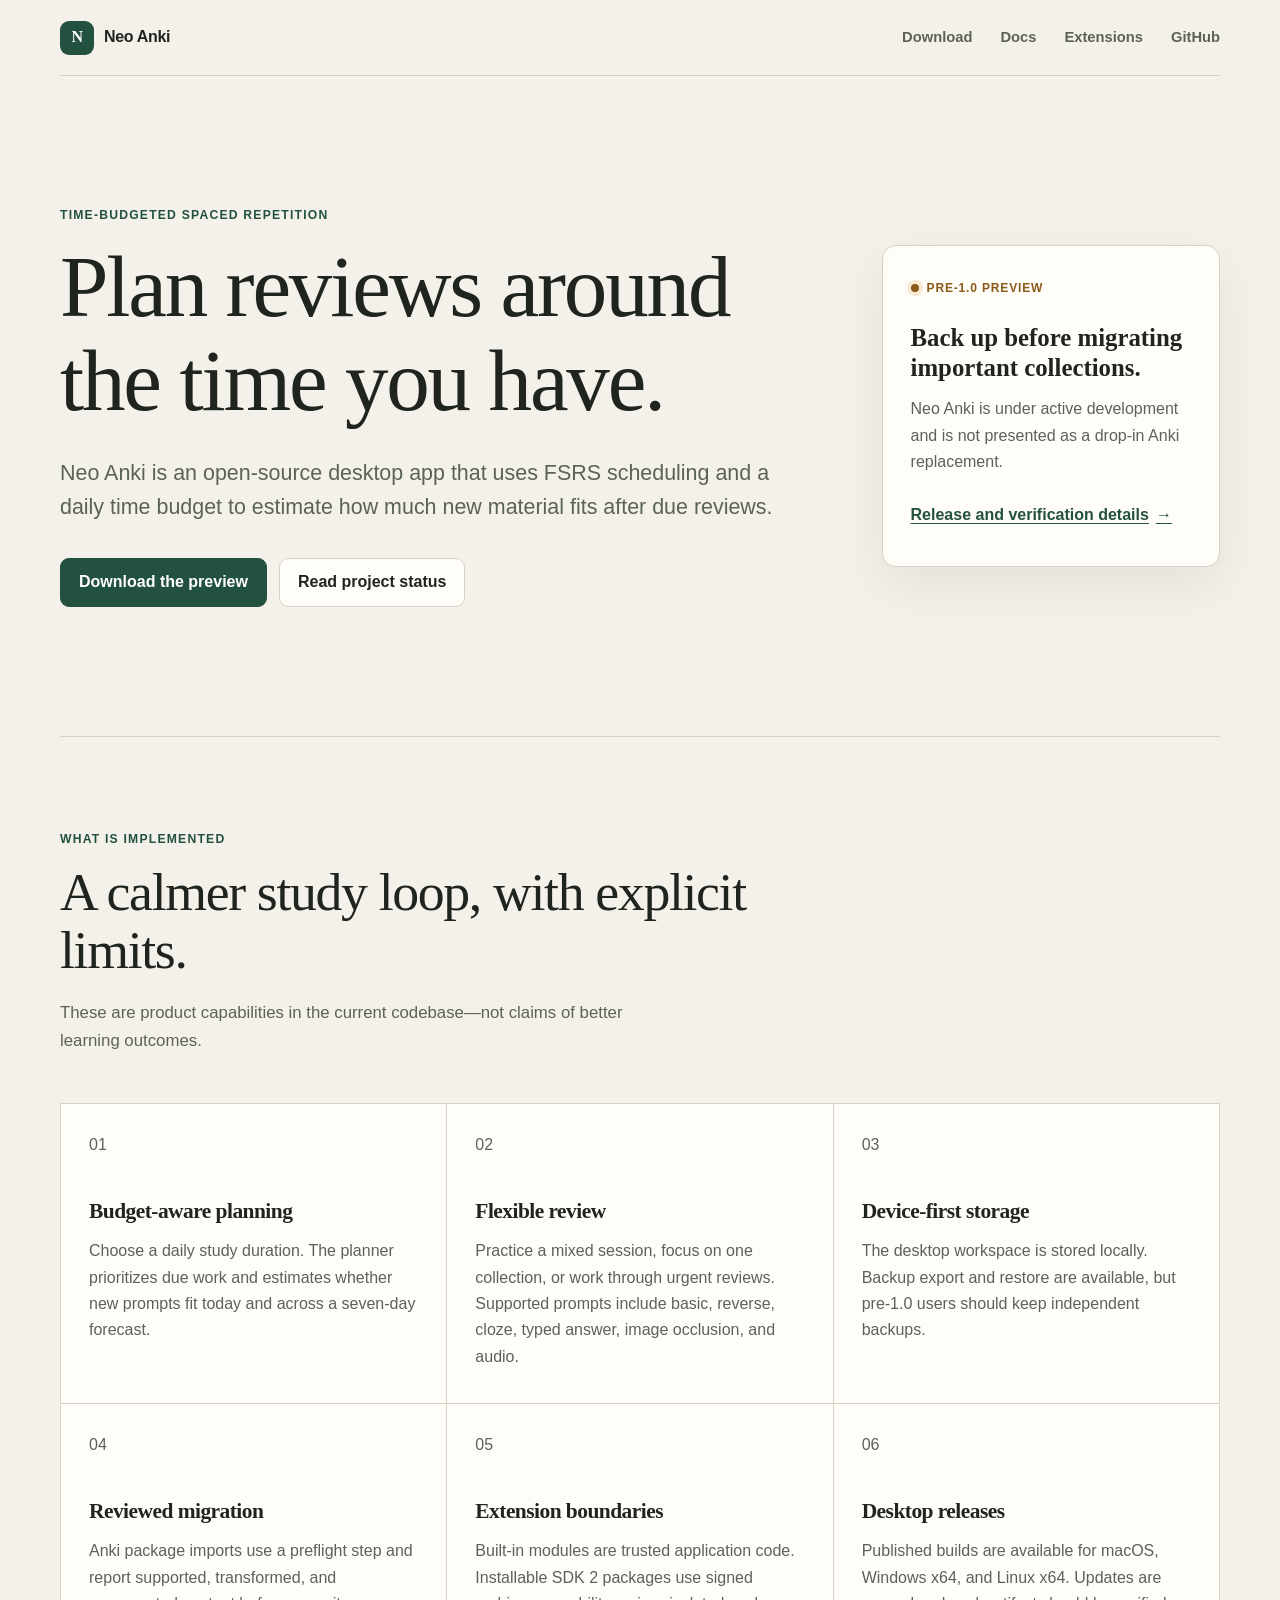
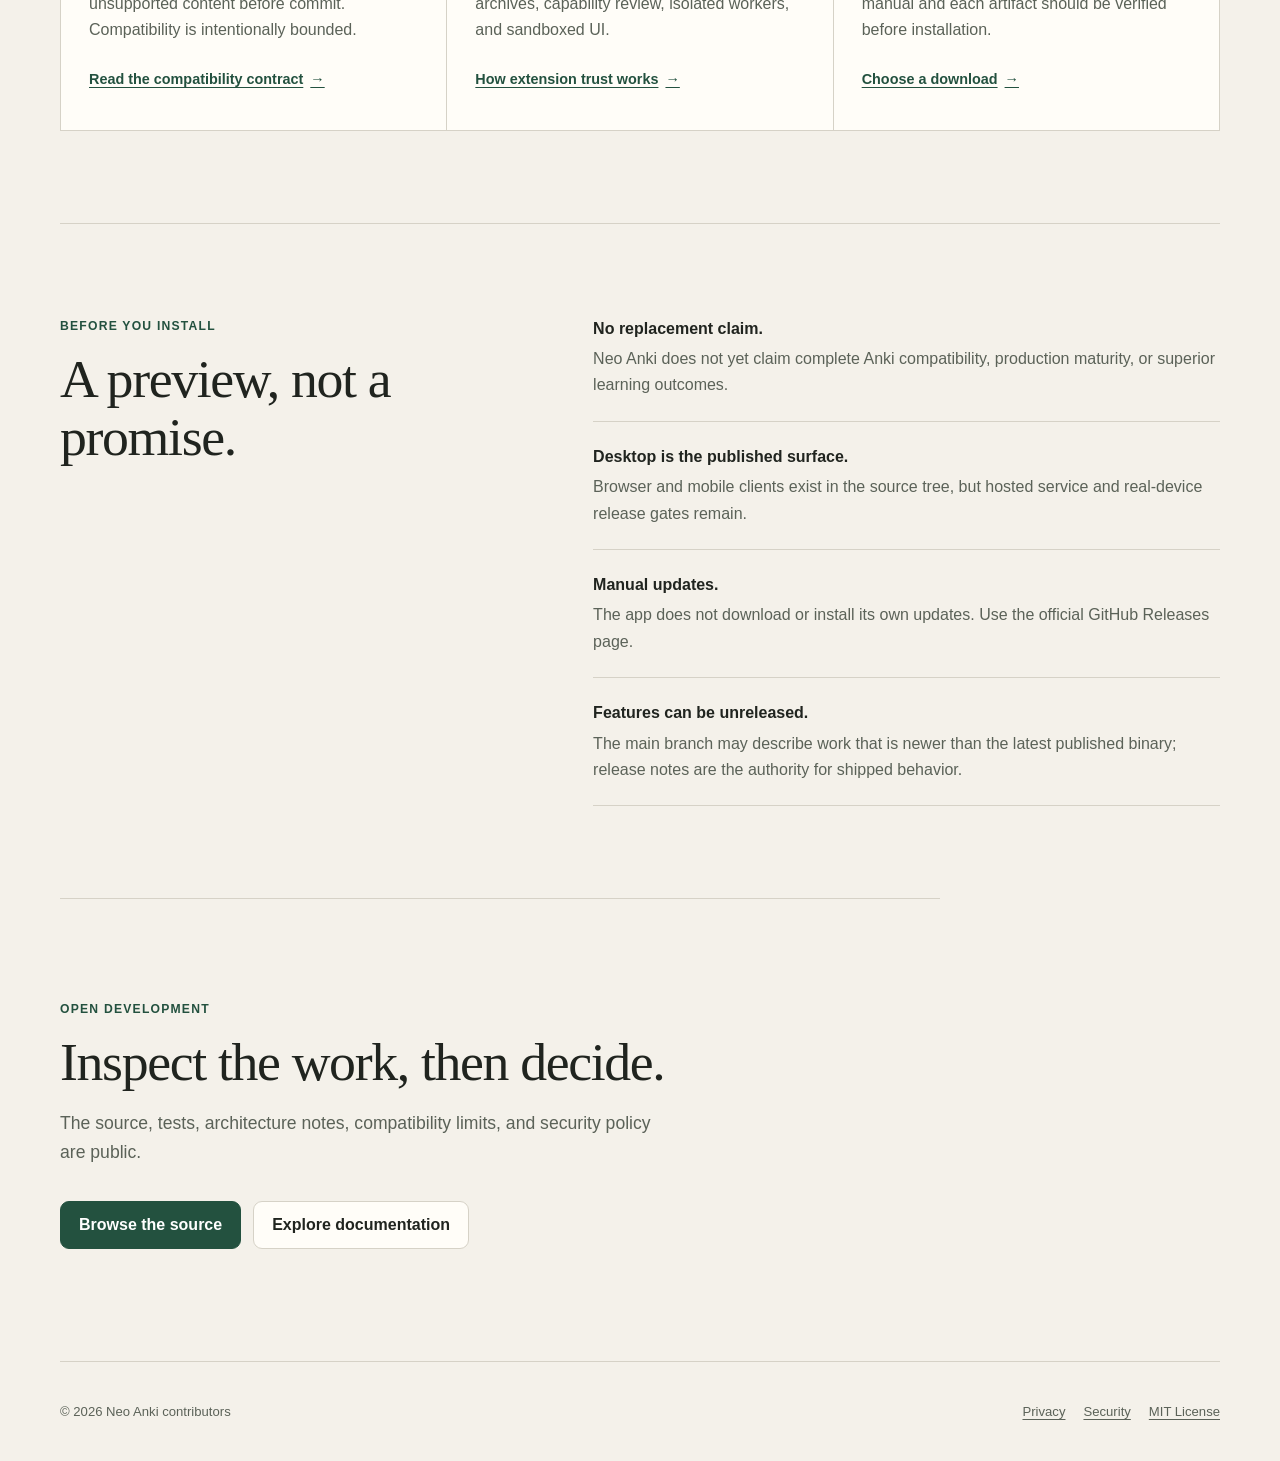
<file: index.html>
<!doctype html>
<html lang="en">
  <head>
    <meta charset="UTF-8" />
    <meta name="viewport" content="width=device-width, initial-scale=1" />
    <meta name="description" content="Neo Anki is an open-source, time-budgeted spaced-repetition desktop app in pre-1.0 development." />
    <meta name="theme-color" content="#f4f1ea" media="(prefers-color-scheme: light)" />
    <meta name="theme-color" content="#1b1f1c" media="(prefers-color-scheme: dark)" />
    <link rel="canonical" href="https://neoanki.github.io/" />
    <title>Neo Anki — spaced repetition for the time you have</title>
    <link rel="stylesheet" href="/assets/styles.css" />
  </head>
  <body>
    <a class="skip-link" href="#main">Skip to content</a>
    <header class="site-header">
      <a class="brand" href="/" aria-label="Neo Anki home"><span aria-hidden="true">N</span>Neo Anki</a>
      <nav aria-label="Primary navigation">
        <a href="/releases.html">Download</a>
        <a href="/docs.html">Docs</a>
        <a href="/extensions.html">Extensions</a>
        <a href="https://github.com/neoanki/neo-anki">GitHub</a>
      </nav>
    </header>

    <main id="main">
      <section class="hero">
        <div class="hero-copy">
          <p class="eyebrow">Time-budgeted spaced repetition</p>
          <h1>Plan reviews around the time you have.</h1>
          <p class="lede">Neo Anki is an open-source desktop app that uses FSRS scheduling and a daily time budget to estimate how much new material fits after due reviews.</p>
          <div class="actions">
            <a class="button primary" href="/releases.html">Download the preview</a>
            <a class="button secondary" href="/docs.html#project-status">Read project status</a>
          </div>
        </div>
        <aside class="release-card" aria-label="Release status">
          <span class="status-label"><i aria-hidden="true"></i>Pre-1.0 preview</span>
          <strong>Back up before migrating important collections.</strong>
          <p>Neo Anki is under active development and is not presented as a drop-in Anki replacement.</p>
          <a href="/releases.html">Release and verification details <span aria-hidden="true">→</span></a>
        </aside>
      </section>

      <section class="feature-section" aria-labelledby="features-title">
        <div class="section-heading">
          <p class="eyebrow">What is implemented</p>
          <h2 id="features-title">A calmer study loop, with explicit limits.</h2>
          <p>These are product capabilities in the current codebase—not claims of better learning outcomes.</p>
        </div>
        <div class="feature-grid">
          <article><span>01</span><h3>Budget-aware planning</h3><p>Choose a daily study duration. The planner prioritizes due work and estimates whether new prompts fit today and across a seven-day forecast.</p></article>
          <article><span>02</span><h3>Flexible review</h3><p>Practice a mixed session, focus on one collection, or work through urgent reviews. Supported prompts include basic, reverse, cloze, typed answer, image occlusion, and audio.</p></article>
          <article><span>03</span><h3>Device-first storage</h3><p>The desktop workspace is stored locally. Backup export and restore are available, but pre-1.0 users should keep independent backups.</p></article>
          <article><span>04</span><h3>Reviewed migration</h3><p>Anki package imports use a preflight step and report supported, transformed, and unsupported content before commit. Compatibility is intentionally bounded.</p><a href="https://github.com/neoanki/neo-anki/blob/main/docs/anki-compatibility.md">Read the compatibility contract <span aria-hidden="true">→</span></a></article>
          <article><span>05</span><h3>Extension boundaries</h3><p>Built-in modules are trusted application code. Installable SDK 2 packages use signed archives, capability review, isolated workers, and sandboxed UI.</p><a href="/extensions.html">How extension trust works <span aria-hidden="true">→</span></a></article>
          <article><span>06</span><h3>Desktop releases</h3><p>Published builds are available for macOS, Windows x64, and Linux x64. Updates are manual and each artifact should be verified before installation.</p><a href="/releases.html">Choose a download <span aria-hidden="true">→</span></a></article>
        </div>
      </section>

      <section class="limits" aria-labelledby="limits-title">
        <div>
          <p class="eyebrow">Before you install</p>
          <h2 id="limits-title">A preview, not a promise.</h2>
        </div>
        <div class="limit-list">
          <p><strong>No replacement claim.</strong> Neo Anki does not yet claim complete Anki compatibility, production maturity, or superior learning outcomes.</p>
          <p><strong>Desktop is the published surface.</strong> Browser and mobile clients exist in the source tree, but hosted service and real-device release gates remain.</p>
          <p><strong>Manual updates.</strong> The app does not download or install its own updates. Use the official GitHub Releases page.</p>
          <p><strong>Features can be unreleased.</strong> The main branch may describe work that is newer than the latest published binary; release notes are the authority for shipped behavior.</p>
        </div>
      </section>

      <section class="closing-cta" aria-labelledby="closing-title">
        <p class="eyebrow">Open development</p>
        <h2 id="closing-title">Inspect the work, then decide.</h2>
        <p>The source, tests, architecture notes, compatibility limits, and security policy are public.</p>
        <div class="actions">
          <a class="button primary" href="https://github.com/neoanki/neo-anki">Browse the source</a>
          <a class="button secondary" href="/docs.html">Explore documentation</a>
        </div>
      </section>
    </main>

    <footer>
      <span>© 2026 Neo Anki contributors</span>
      <span><a href="/privacy.html">Privacy</a><a href="/security.html">Security</a><a href="https://github.com/neoanki/neo-anki/blob/main/LICENSE">MIT License</a></span>
    </footer>
  </body>
</html>
</file>
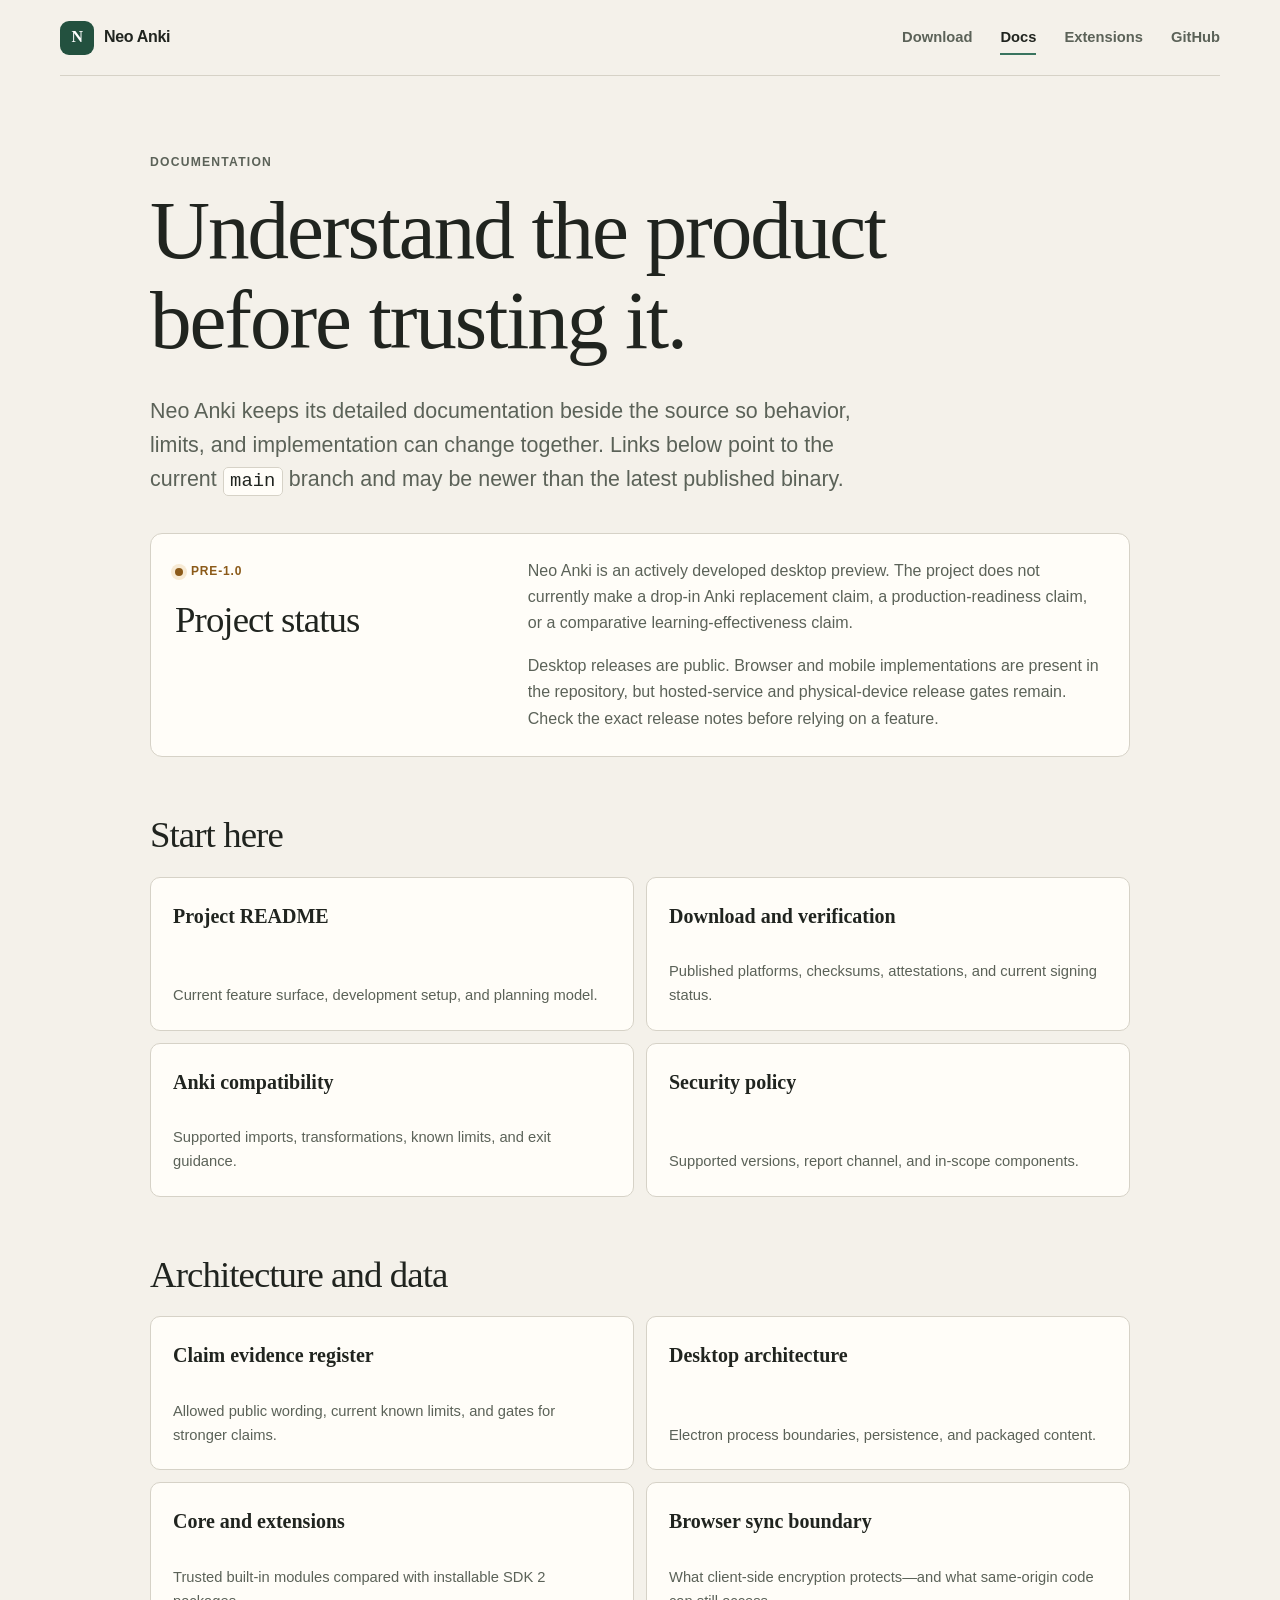
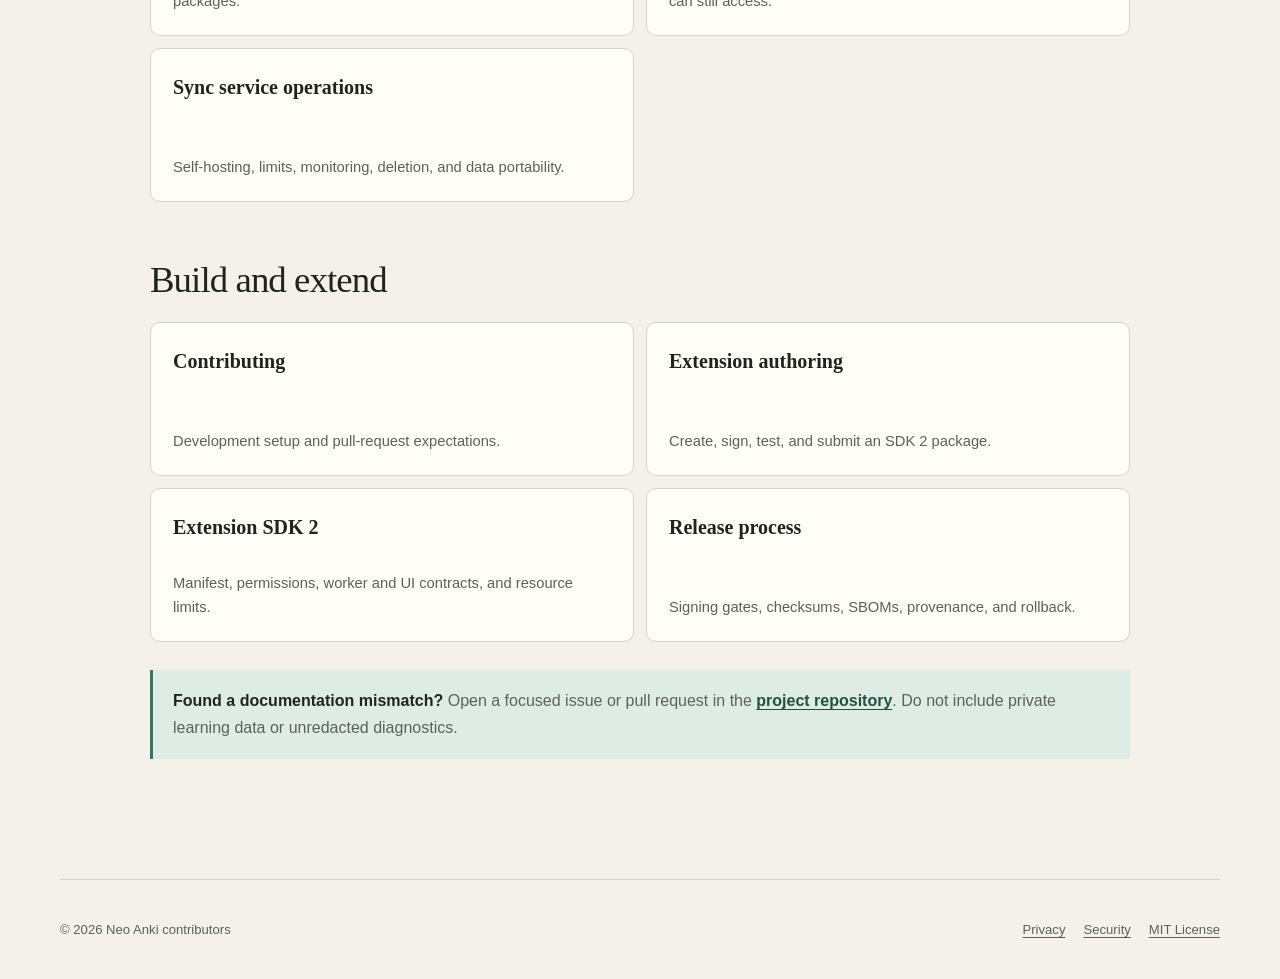
<file: docs.html>
<!doctype html>
<html lang="en">
  <head>
    <meta charset="UTF-8" />
    <meta name="viewport" content="width=device-width, initial-scale=1" />
    <meta name="description" content="Neo Anki user, compatibility, architecture, extension, sync, and contributor documentation." />
    <meta name="theme-color" content="#f4f1ea" media="(prefers-color-scheme: light)" />
    <meta name="theme-color" content="#1b1f1c" media="(prefers-color-scheme: dark)" />
    <link rel="canonical" href="https://neoanki.github.io/docs.html" />
    <title>Documentation — Neo Anki</title>
    <link rel="stylesheet" href="/assets/styles.css" />
  </head>
  <body>
    <a class="skip-link" href="#main">Skip to content</a>
    <header class="site-header">
      <a class="brand" href="/" aria-label="Neo Anki home"><span aria-hidden="true">N</span>Neo Anki</a>
      <nav aria-label="Primary navigation">
        <a href="/releases.html">Download</a>
        <a aria-current="page" href="/docs.html">Docs</a>
        <a href="/extensions.html">Extensions</a>
        <a href="https://github.com/neoanki/neo-anki">GitHub</a>
      </nav>
    </header>

    <main id="main" class="document wide-document">
      <p class="eyebrow">Documentation</p>
      <h1>Understand the product before trusting it.</h1>
      <p class="page-lede">Neo Anki keeps its detailed documentation beside the source so behavior, limits, and implementation can change together. Links below point to the current <code>main</code> branch and may be newer than the latest published binary.</p>

      <section id="project-status" class="status-panel" aria-labelledby="status-heading">
        <div><span class="status-label"><i aria-hidden="true"></i>Pre-1.0</span><h2 id="status-heading">Project status</h2></div>
        <div>
          <p>Neo Anki is an actively developed desktop preview. The project does not currently make a drop-in Anki replacement claim, a production-readiness claim, or a comparative learning-effectiveness claim.</p>
          <p>Desktop releases are public. Browser and mobile implementations are present in the repository, but hosted-service and physical-device release gates remain. Check the exact release notes before relying on a feature.</p>
        </div>
      </section>

      <h2>Start here</h2>
      <div class="doc-grid">
        <a href="https://github.com/neoanki/neo-anki#readme"><strong>Project README</strong><span>Current feature surface, development setup, and planning model.</span></a>
        <a href="/releases.html"><strong>Download and verification</strong><span>Published platforms, checksums, attestations, and current signing status.</span></a>
        <a href="https://github.com/neoanki/neo-anki/blob/main/docs/anki-compatibility.md"><strong>Anki compatibility</strong><span>Supported imports, transformations, known limits, and exit guidance.</span></a>
        <a href="https://github.com/neoanki/neo-anki/blob/main/SECURITY.md"><strong>Security policy</strong><span>Supported versions, report channel, and in-scope components.</span></a>
      </div>

      <h2>Architecture and data</h2>
      <div class="doc-grid">
        <a href="https://github.com/neoanki/neo-anki/blob/main/docs/claim-evidence.md"><strong>Claim evidence register</strong><span>Allowed public wording, current known limits, and gates for stronger claims.</span></a>
        <a href="https://github.com/neoanki/neo-anki/blob/main/docs/desktop-architecture.md"><strong>Desktop architecture</strong><span>Electron process boundaries, persistence, and packaged content.</span></a>
        <a href="https://github.com/neoanki/neo-anki/blob/main/docs/core-and-extensions.md"><strong>Core and extensions</strong><span>Trusted built-in modules compared with installable SDK 2 packages.</span></a>
        <a href="https://github.com/neoanki/neo-anki/blob/main/docs/browser-sync-security.md"><strong>Browser sync boundary</strong><span>What client-side encryption protects—and what same-origin code can still access.</span></a>
        <a href="https://github.com/neoanki/neo-anki/blob/main/docs/sync-service.md"><strong>Sync service operations</strong><span>Self-hosting, limits, monitoring, deletion, and data portability.</span></a>
      </div>

      <h2>Build and extend</h2>
      <div class="doc-grid">
        <a href="https://github.com/neoanki/neo-anki/blob/main/CONTRIBUTING.md"><strong>Contributing</strong><span>Development setup and pull-request expectations.</span></a>
        <a href="https://github.com/neoanki/neo-anki/blob/main/docs/extension-authoring.md"><strong>Extension authoring</strong><span>Create, sign, test, and submit an SDK 2 package.</span></a>
        <a href="https://github.com/neoanki/neo-anki/blob/main/docs/extension-sdk.md"><strong>Extension SDK 2</strong><span>Manifest, permissions, worker and UI contracts, and resource limits.</span></a>
        <a href="https://github.com/neoanki/neo-anki/blob/main/docs/releasing.md"><strong>Release process</strong><span>Signing gates, checksums, SBOMs, provenance, and rollback.</span></a>
      </div>

      <p class="callout"><strong>Found a documentation mismatch?</strong> Open a focused issue or pull request in the <a href="https://github.com/neoanki/neo-anki/issues">project repository</a>. Do not include private learning data or unredacted diagnostics.</p>
    </main>

    <footer>
      <span>© 2026 Neo Anki contributors</span>
      <span><a href="/privacy.html">Privacy</a><a href="/security.html">Security</a><a href="https://github.com/neoanki/neo-anki/blob/main/LICENSE">MIT License</a></span>
    </footer>
  </body>
</html>
</file>
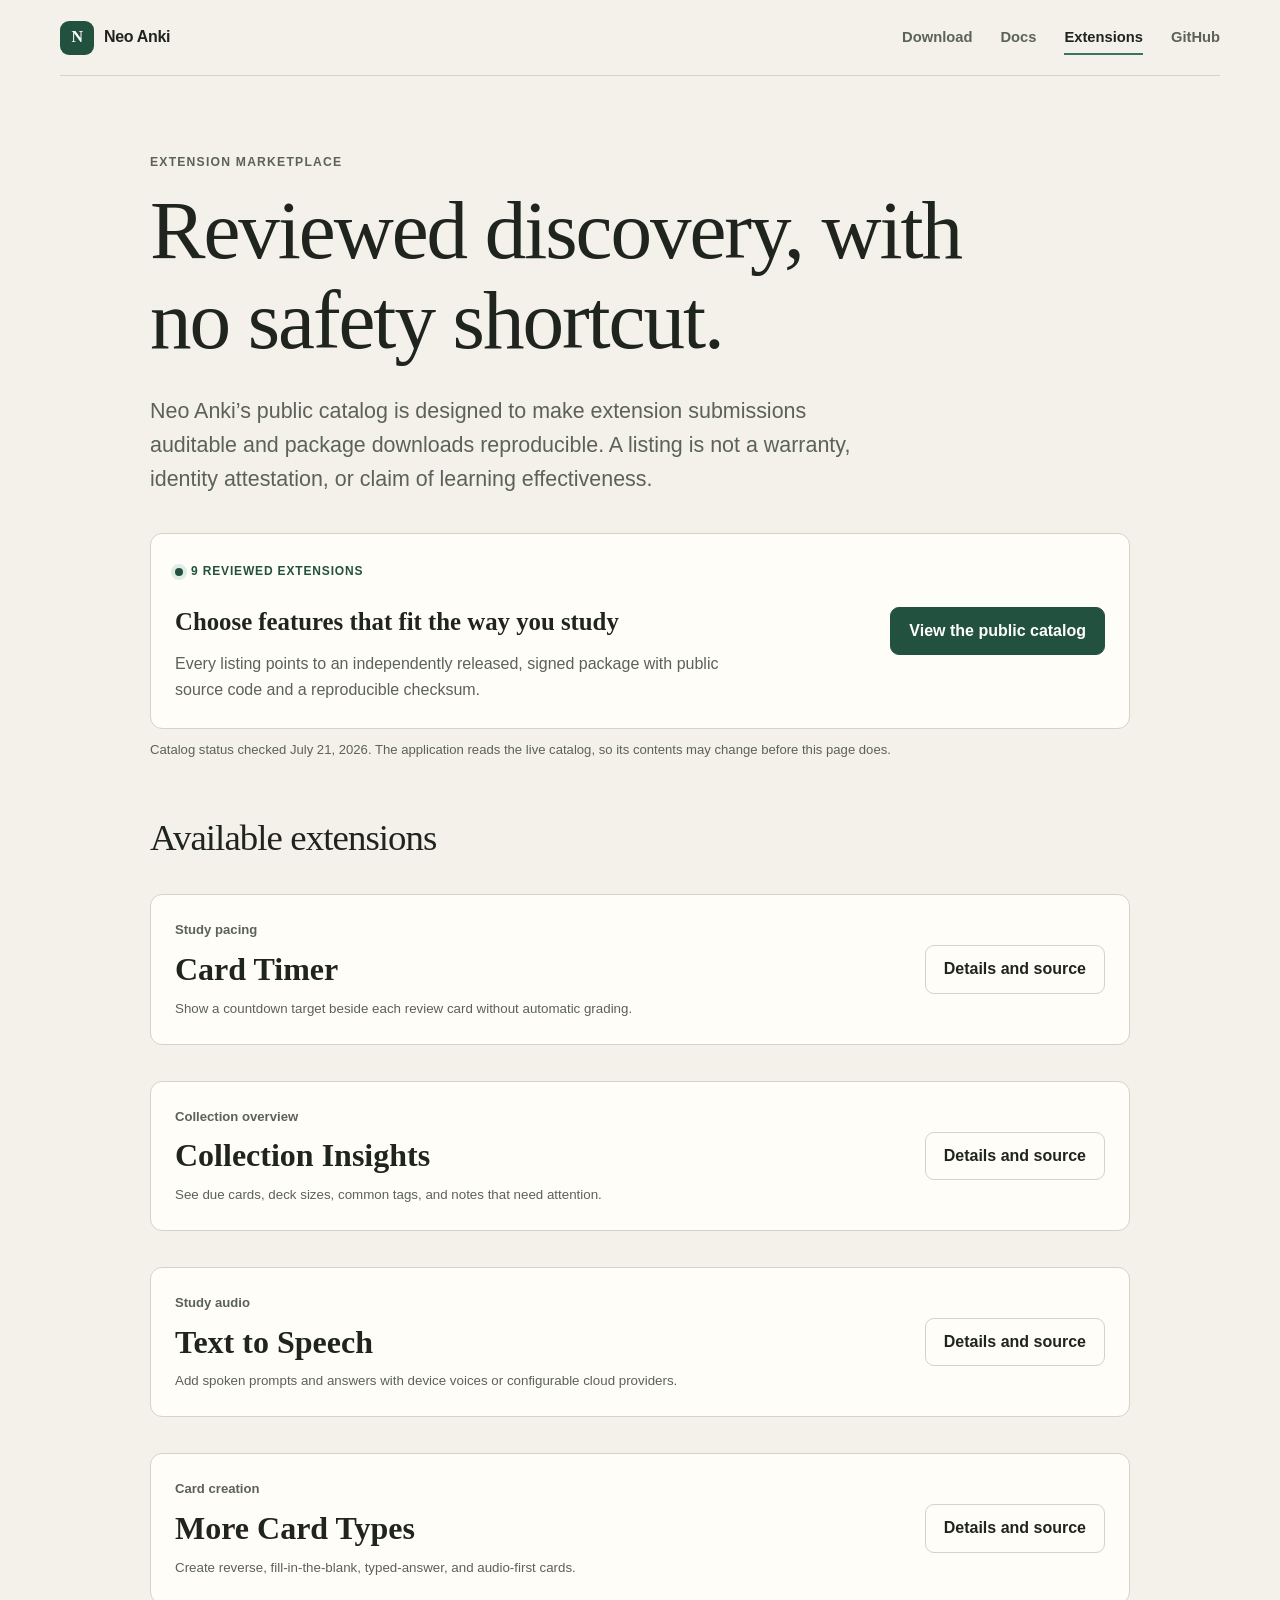
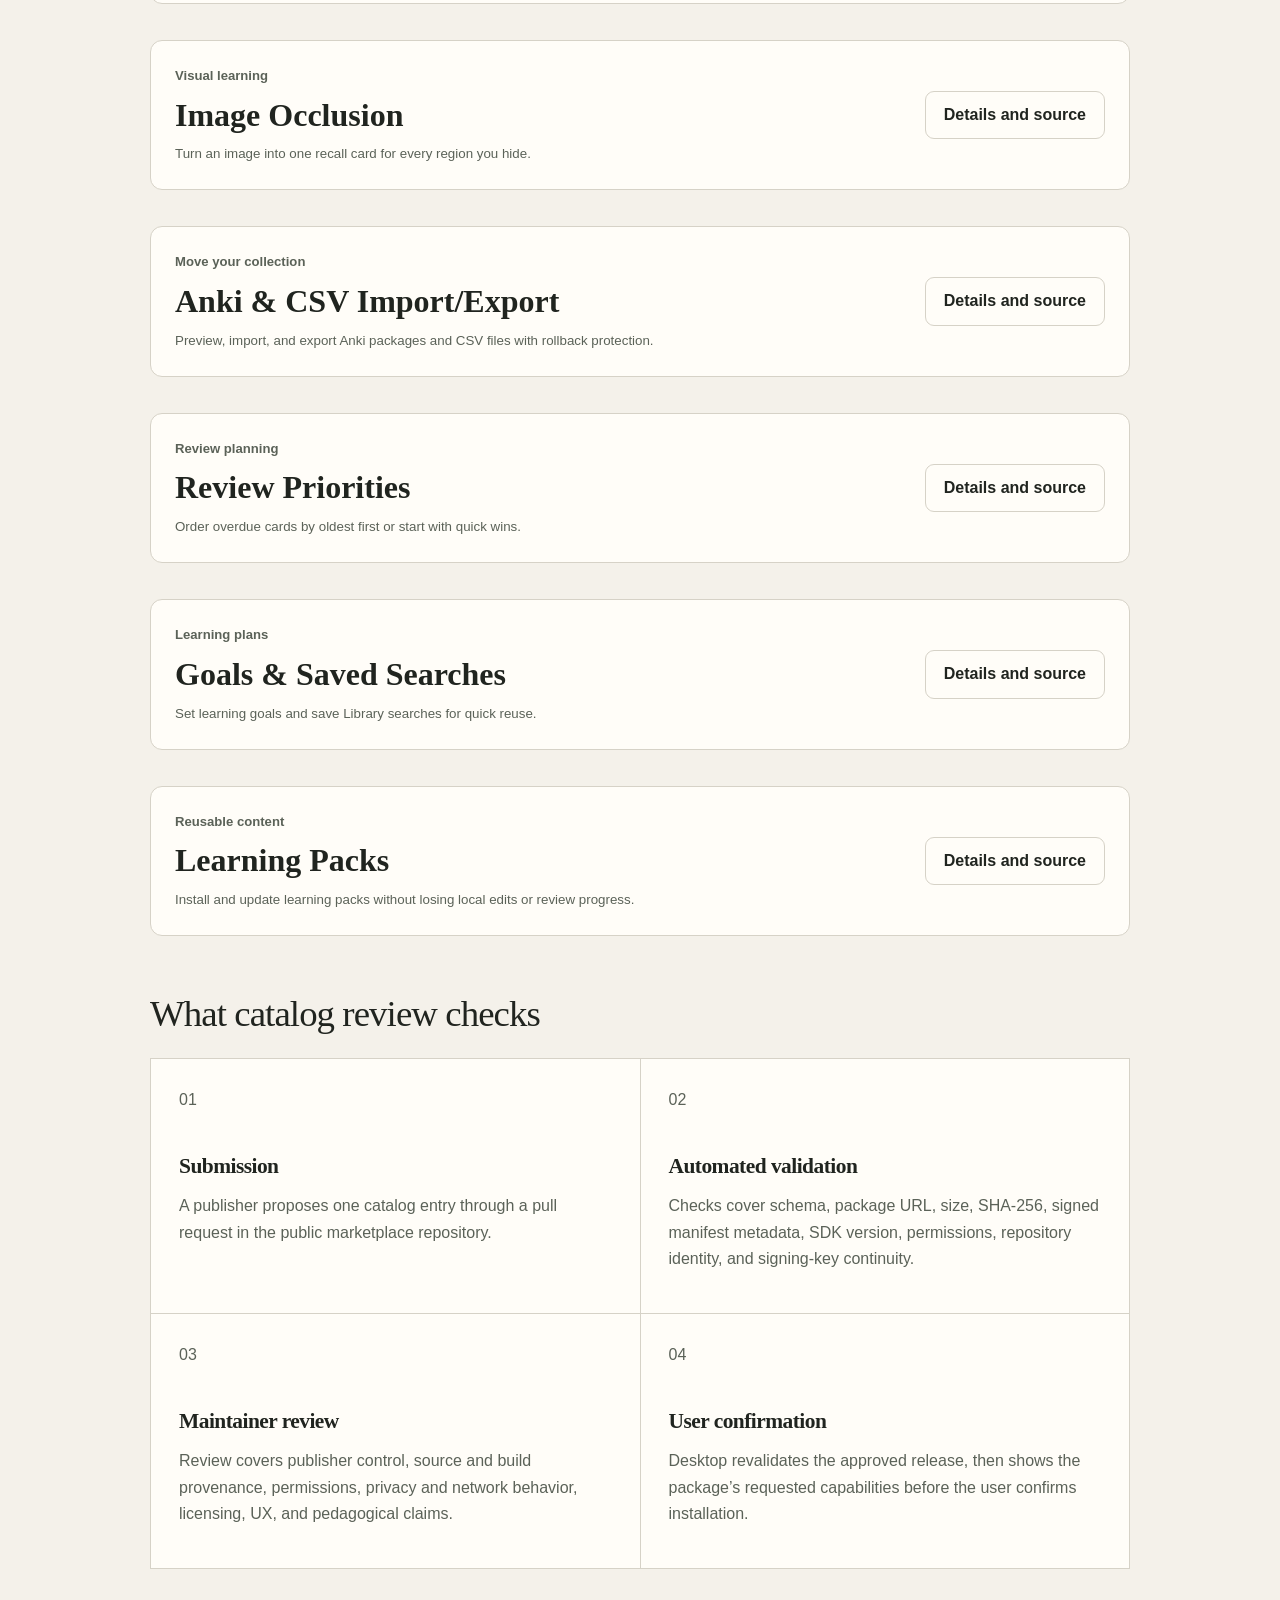
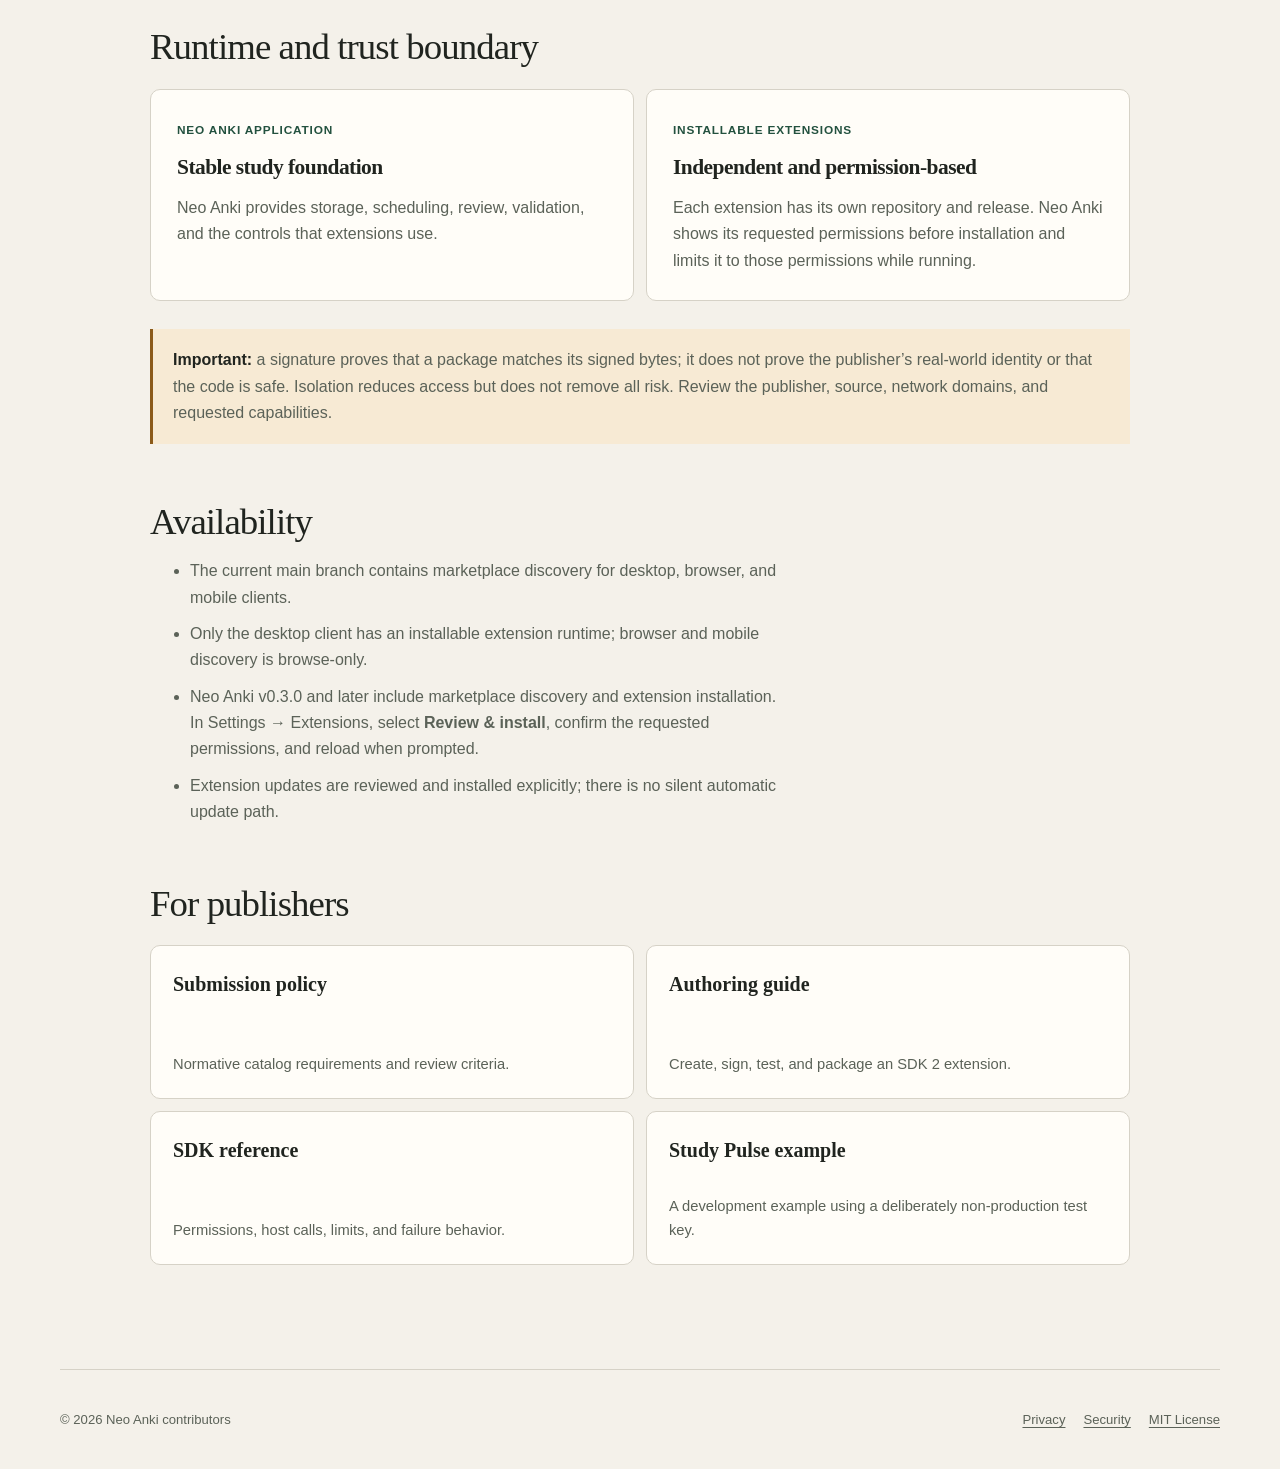
<file: extensions.html>
<!doctype html>
<html lang="en">
  <head>
    <meta charset="UTF-8" />
    <meta name="viewport" content="width=device-width, initial-scale=1" />
    <meta name="description" content="Browse Neo Anki extensions for card types, image occlusion, imports, review planning, learning packs, insights, timers, and speech." />
    <meta name="theme-color" content="#f4f1ea" media="(prefers-color-scheme: light)" />
    <meta name="theme-color" content="#1b1f1c" media="(prefers-color-scheme: dark)" />
    <link rel="canonical" href="https://neoanki.github.io/extensions.html" />
    <title>Extensions — Neo Anki</title>
    <link rel="stylesheet" href="/assets/styles.css" />
  </head>
  <body>
    <a class="skip-link" href="#main">Skip to content</a>
    <header class="site-header">
      <a class="brand" href="/" aria-label="Neo Anki home"><span aria-hidden="true">N</span>Neo Anki</a>
      <nav aria-label="Primary navigation">
        <a href="/releases.html">Download</a>
        <a href="/docs.html">Docs</a>
        <a aria-current="page" href="/extensions.html">Extensions</a>
        <a href="https://github.com/neoanki/neo-anki">GitHub</a>
      </nav>
    </header>

    <main id="main" class="document wide-document">
      <p class="eyebrow">Extension marketplace</p>
      <h1>Reviewed discovery, with no safety shortcut.</h1>
      <p class="page-lede">Neo Anki’s public catalog is designed to make extension submissions auditable and package downloads reproducible. A listing is not a warranty, identity attestation, or claim of learning effectiveness.</p>

      <div class="marketplace-status">
        <div><span class="status-label neutral"><i aria-hidden="true"></i>9 reviewed extensions</span><strong>Choose features that fit the way you study</strong><p>Every listing points to an independently released, signed package with public source code and a reproducible checksum.</p></div>
        <a class="button primary" href="https://github.com/neoanki/extensions">View the public catalog</a>
      </div>
      <p class="checked-note">Catalog status checked July 21, 2026. The application reads the live catalog, so its contents may change before this page does.</p>

      <h2>Available extensions</h2>
      <div class="release-summary"><div><span>Study pacing</span><strong>Card Timer</strong><small>Show a countdown target beside each review card without automatic grading.</small></div><a class="button secondary" href="https://github.com/neoanki/neoanki-card-timer">Details and source</a></div>
      <div class="release-summary"><div><span>Collection overview</span><strong>Collection Insights</strong><small>See due cards, deck sizes, common tags, and notes that need attention.</small></div><a class="button secondary" href="https://github.com/neoanki/neoanki-insights">Details and source</a></div>
      <div class="release-summary"><div><span>Study audio</span><strong>Text to Speech</strong><small>Add spoken prompts and answers with device voices or configurable cloud providers.</small></div><a class="button secondary" href="https://github.com/neoanki/neoanki-tts">Details and source</a></div>
      <div class="release-summary"><div><span>Card creation</span><strong>More Card Types</strong><small>Create reverse, fill-in-the-blank, typed-answer, and audio-first cards.</small></div><a class="button secondary" href="https://github.com/neoanki/neoanki-prompt-types">Details and source</a></div>
      <div class="release-summary"><div><span>Visual learning</span><strong>Image Occlusion</strong><small>Turn an image into one recall card for every region you hide.</small></div><a class="button secondary" href="https://github.com/neoanki/neoanki-image-occlusion">Details and source</a></div>
      <div class="release-summary"><div><span>Move your collection</span><strong>Anki &amp; CSV Import/Export</strong><small>Preview, import, and export Anki packages and CSV files with rollback protection.</small></div><a class="button secondary" href="https://github.com/neoanki/neoanki-interoperability">Details and source</a></div>
      <div class="release-summary"><div><span>Review planning</span><strong>Review Priorities</strong><small>Order overdue cards by oldest first or start with quick wins.</small></div><a class="button secondary" href="https://github.com/neoanki/neoanki-recovery-policies">Details and source</a></div>
      <div class="release-summary"><div><span>Learning plans</span><strong>Goals &amp; Saved Searches</strong><small>Set learning goals and save Library searches for quick reuse.</small></div><a class="button secondary" href="https://github.com/neoanki/neoanki-workspace">Details and source</a></div>
      <div class="release-summary"><div><span>Reusable content</span><strong>Learning Packs</strong><small>Install and update learning packs without losing local edits or review progress.</small></div><a class="button secondary" href="https://github.com/neoanki/neoanki-shared-packs">Details and source</a></div>

      <h2>What catalog review checks</h2>
      <div class="feature-grid compact-grid">
        <article><span>01</span><h3>Submission</h3><p>A publisher proposes one catalog entry through a pull request in the public marketplace repository.</p></article>
        <article><span>02</span><h3>Automated validation</h3><p>Checks cover schema, package URL, size, SHA-256, signed manifest metadata, SDK version, permissions, repository identity, and signing-key continuity.</p></article>
        <article><span>03</span><h3>Maintainer review</h3><p>Review covers publisher control, source and build provenance, permissions, privacy and network behavior, licensing, UX, and pedagogical claims.</p></article>
        <article><span>04</span><h3>User confirmation</h3><p>Desktop revalidates the approved release, then shows the package’s requested capabilities before the user confirms installation.</p></article>
      </div>

      <h2>Runtime and trust boundary</h2>
      <div class="comparison">
        <article><span>Neo Anki application</span><h3>Stable study foundation</h3><p>Neo Anki provides storage, scheduling, review, validation, and the controls that extensions use.</p></article>
        <article><span>Installable extensions</span><h3>Independent and permission-based</h3><p>Each extension has its own repository and release. Neo Anki shows its requested permissions before installation and limits it to those permissions while running.</p></article>
      </div>
      <p class="callout warning"><strong>Important:</strong> a signature proves that a package matches its signed bytes; it does not prove the publisher’s real-world identity or that the code is safe. Isolation reduces access but does not remove all risk. Review the publisher, source, network domains, and requested capabilities.</p>

      <h2>Availability</h2>
      <ul>
        <li>The current main branch contains marketplace discovery for desktop, browser, and mobile clients.</li>
        <li>Only the desktop client has an installable extension runtime; browser and mobile discovery is browse-only.</li>
        <li>Neo Anki v0.3.0 and later include marketplace discovery and extension installation. In Settings → Extensions, select <strong>Review &amp; install</strong>, confirm the requested permissions, and reload when prompted.</li>
        <li>Extension updates are reviewed and installed explicitly; there is no silent automatic update path.</li>
      </ul>

      <h2>For publishers</h2>
      <div class="doc-grid">
        <a href="https://github.com/neoanki/extensions/blob/main/CONTRIBUTING.md"><strong>Submission policy</strong><span>Normative catalog requirements and review criteria.</span></a>
        <a href="https://github.com/neoanki/neo-anki/blob/main/docs/extension-authoring.md"><strong>Authoring guide</strong><span>Create, sign, test, and package an SDK 2 extension.</span></a>
        <a href="https://github.com/neoanki/neo-anki/blob/main/docs/extension-sdk.md"><strong>SDK reference</strong><span>Permissions, host calls, limits, and failure behavior.</span></a>
        <a href="https://github.com/neoanki/neo-anki/tree/main/examples/study-pulse-extension"><strong>Study Pulse example</strong><span>A development example using a deliberately non-production test key.</span></a>
      </div>
    </main>

    <footer>
      <span>© 2026 Neo Anki contributors</span>
      <span><a href="/privacy.html">Privacy</a><a href="/security.html">Security</a><a href="https://github.com/neoanki/neo-anki/blob/main/LICENSE">MIT License</a></span>
    </footer>
  </body>
</html>
</file>
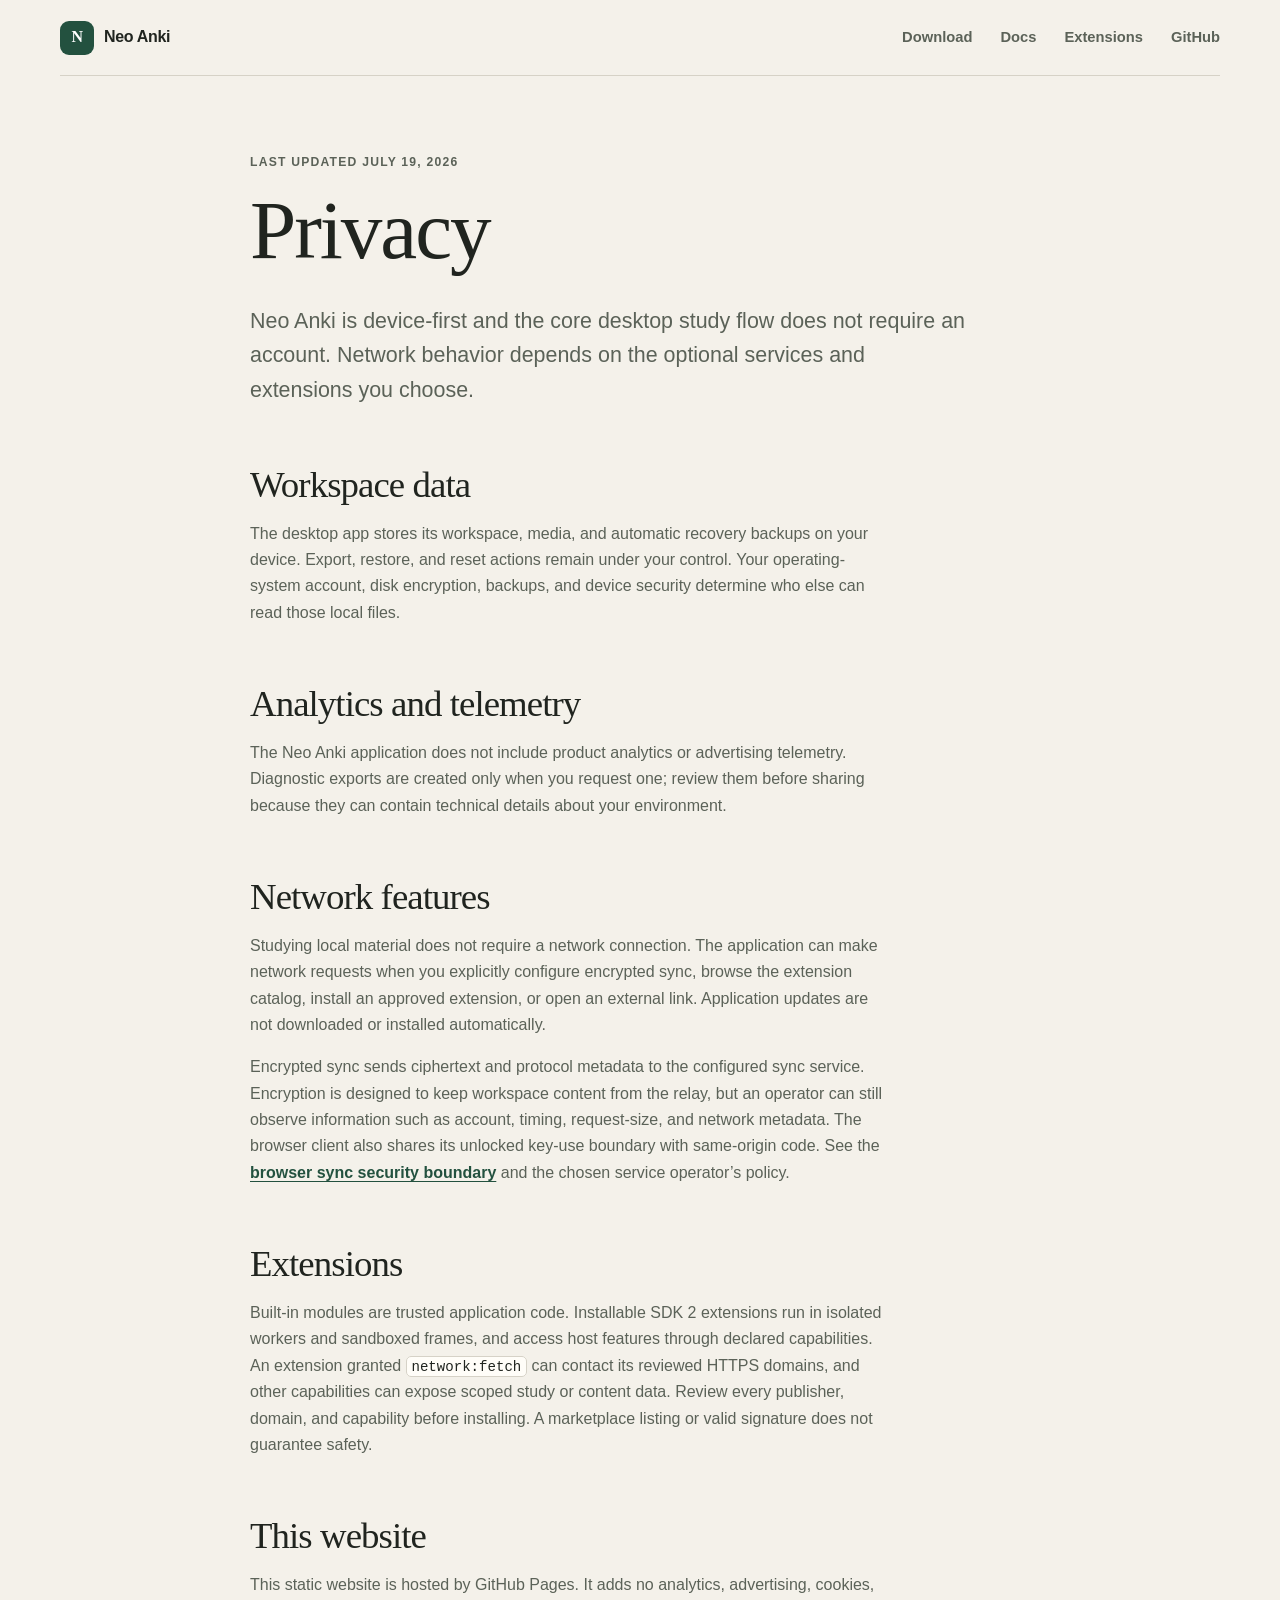
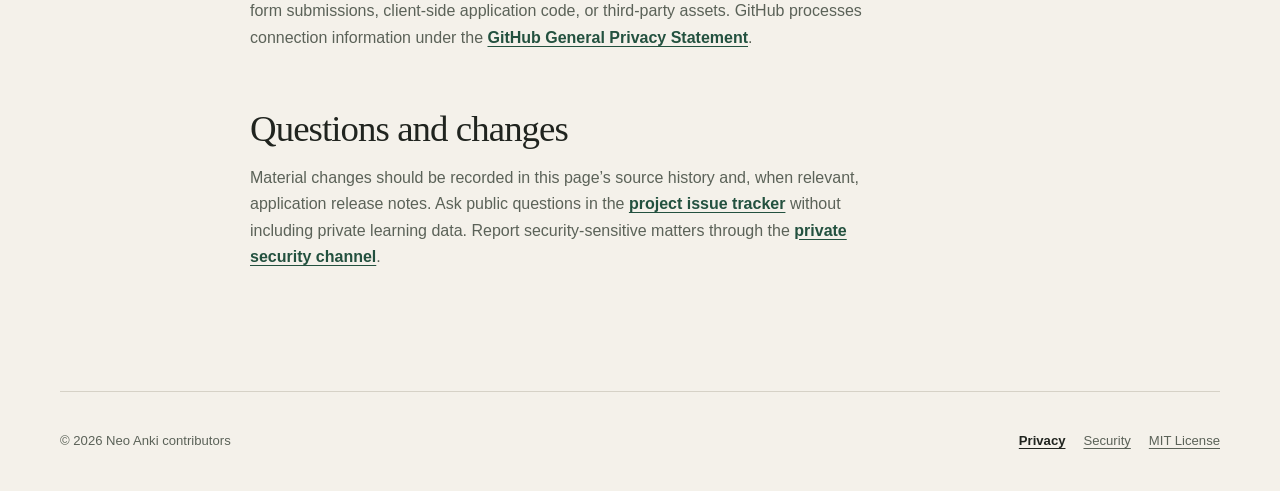
<file: privacy.html>
<!doctype html>
<html lang="en">
  <head>
    <meta charset="UTF-8" />
    <meta name="viewport" content="width=device-width, initial-scale=1" />
    <meta name="description" content="How the Neo Anki website, desktop app, optional sync, and extensions handle data." />
    <meta name="theme-color" content="#f4f1ea" media="(prefers-color-scheme: light)" />
    <meta name="theme-color" content="#1b1f1c" media="(prefers-color-scheme: dark)" />
    <link rel="canonical" href="https://neoanki.github.io/privacy.html" />
    <title>Privacy — Neo Anki</title>
    <link rel="stylesheet" href="/assets/styles.css" />
  </head>
  <body>
    <a class="skip-link" href="#main">Skip to content</a>
    <header class="site-header">
      <a class="brand" href="/" aria-label="Neo Anki home"><span aria-hidden="true">N</span>Neo Anki</a>
      <nav aria-label="Primary navigation">
        <a href="/releases.html">Download</a>
        <a href="/docs.html">Docs</a>
        <a href="/extensions.html">Extensions</a>
        <a href="https://github.com/neoanki/neo-anki">GitHub</a>
      </nav>
    </header>

    <main id="main" class="document">
      <p class="eyebrow">Last updated July 19, 2026</p>
      <h1>Privacy</h1>
      <p class="page-lede">Neo Anki is device-first and the core desktop study flow does not require an account. Network behavior depends on the optional services and extensions you choose.</p>

      <h2>Workspace data</h2>
      <p>The desktop app stores its workspace, media, and automatic recovery backups on your device. Export, restore, and reset actions remain under your control. Your operating-system account, disk encryption, backups, and device security determine who else can read those local files.</p>

      <h2>Analytics and telemetry</h2>
      <p>The Neo Anki application does not include product analytics or advertising telemetry. Diagnostic exports are created only when you request one; review them before sharing because they can contain technical details about your environment.</p>

      <h2>Network features</h2>
      <p>Studying local material does not require a network connection. The application can make network requests when you explicitly configure encrypted sync, browse the extension catalog, install an approved extension, or open an external link. Application updates are not downloaded or installed automatically.</p>
      <p>Encrypted sync sends ciphertext and protocol metadata to the configured sync service. Encryption is designed to keep workspace content from the relay, but an operator can still observe information such as account, timing, request-size, and network metadata. The browser client also shares its unlocked key-use boundary with same-origin code. See the <a href="https://github.com/neoanki/neo-anki/blob/main/docs/browser-sync-security.md">browser sync security boundary</a> and the chosen service operator’s policy.</p>

      <h2>Extensions</h2>
      <p>Built-in modules are trusted application code. Installable SDK 2 extensions run in isolated workers and sandboxed frames, and access host features through declared capabilities. An extension granted <code>network:fetch</code> can contact its reviewed HTTPS domains, and other capabilities can expose scoped study or content data. Review every publisher, domain, and capability before installing. A marketplace listing or valid signature does not guarantee safety.</p>

      <h2>This website</h2>
      <p>This static website is hosted by GitHub Pages. It adds no analytics, advertising, cookies, form submissions, client-side application code, or third-party assets. GitHub processes connection information under the <a href="https://docs.github.com/en/site-policy/privacy-policies/github-general-privacy-statement">GitHub General Privacy Statement</a>.</p>

      <h2>Questions and changes</h2>
      <p>Material changes should be recorded in this page’s source history and, when relevant, application release notes. Ask public questions in the <a href="https://github.com/neoanki/neo-anki/issues">project issue tracker</a> without including private learning data. Report security-sensitive matters through the <a href="/security.html">private security channel</a>.</p>
    </main>

    <footer>
      <span>© 2026 Neo Anki contributors</span>
      <span><a aria-current="page" href="/privacy.html">Privacy</a><a href="/security.html">Security</a><a href="https://github.com/neoanki/neo-anki/blob/main/LICENSE">MIT License</a></span>
    </footer>
  </body>
</html>
</file>
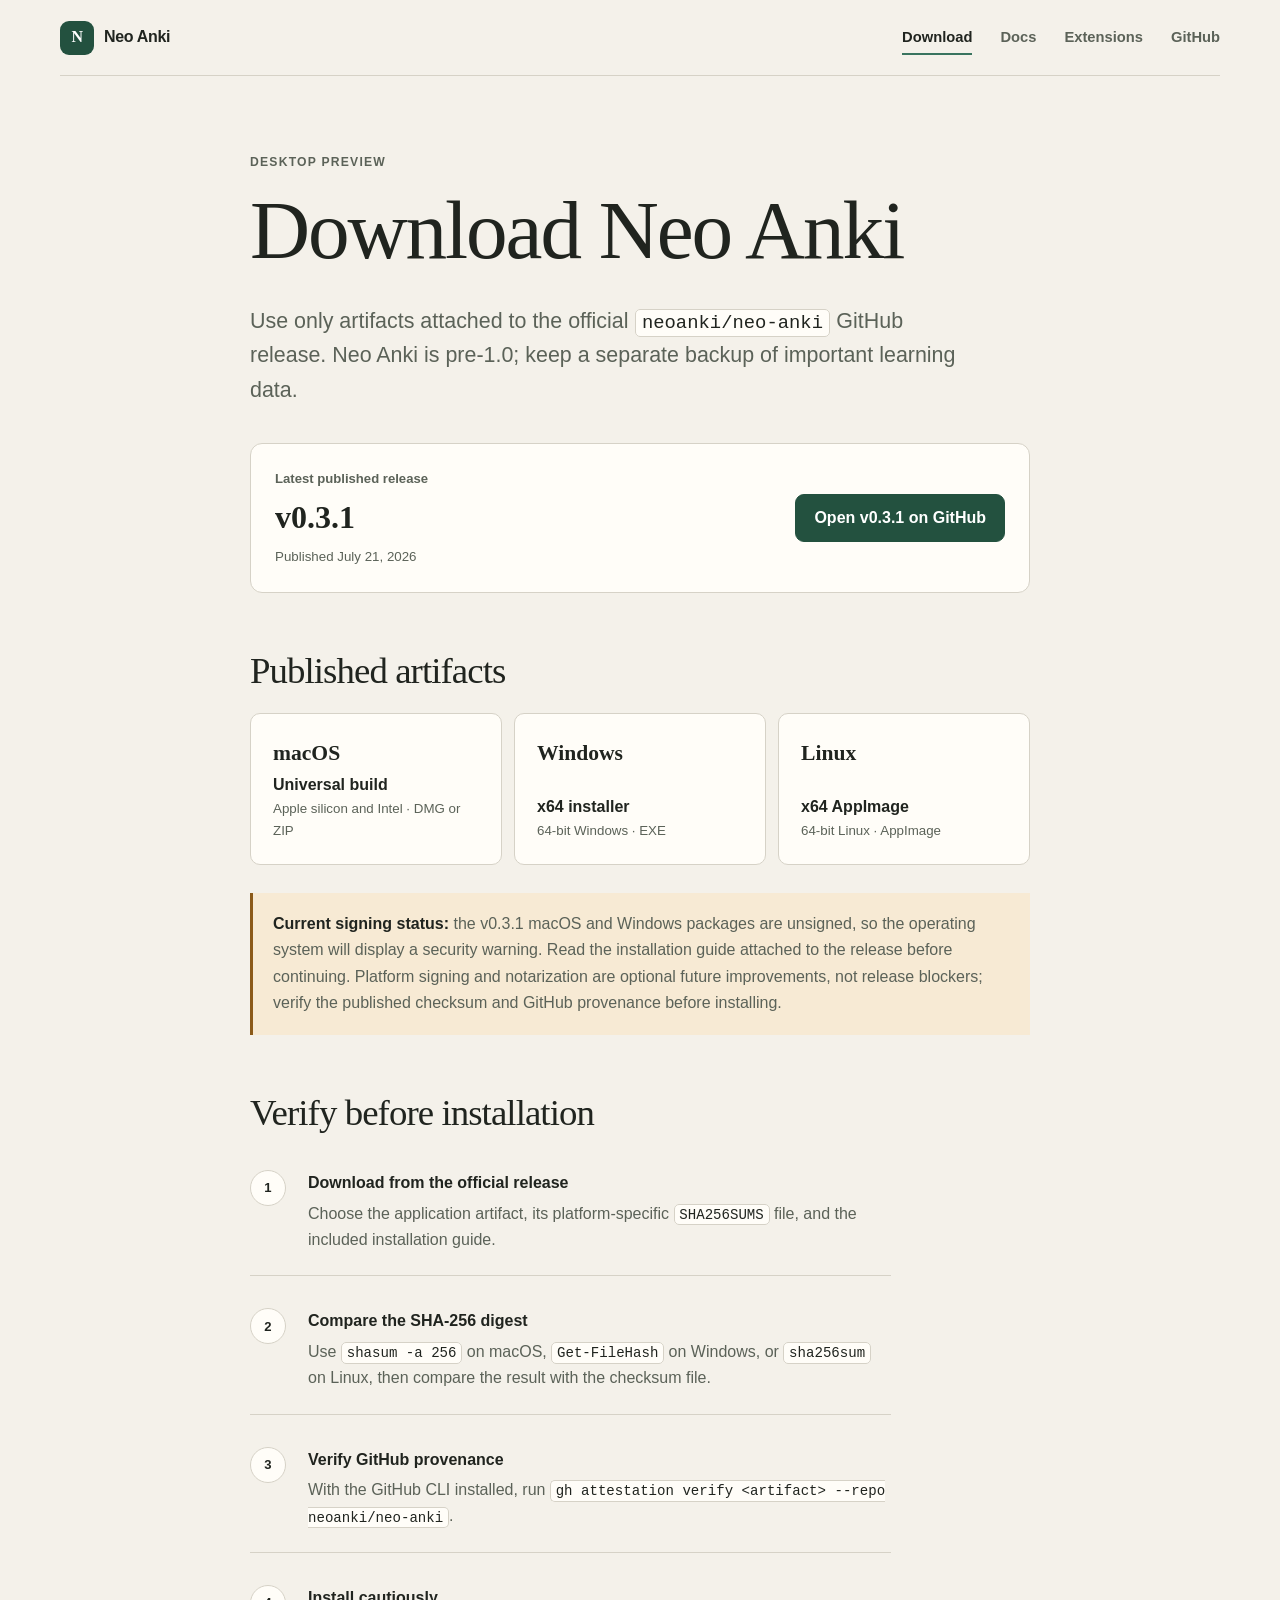
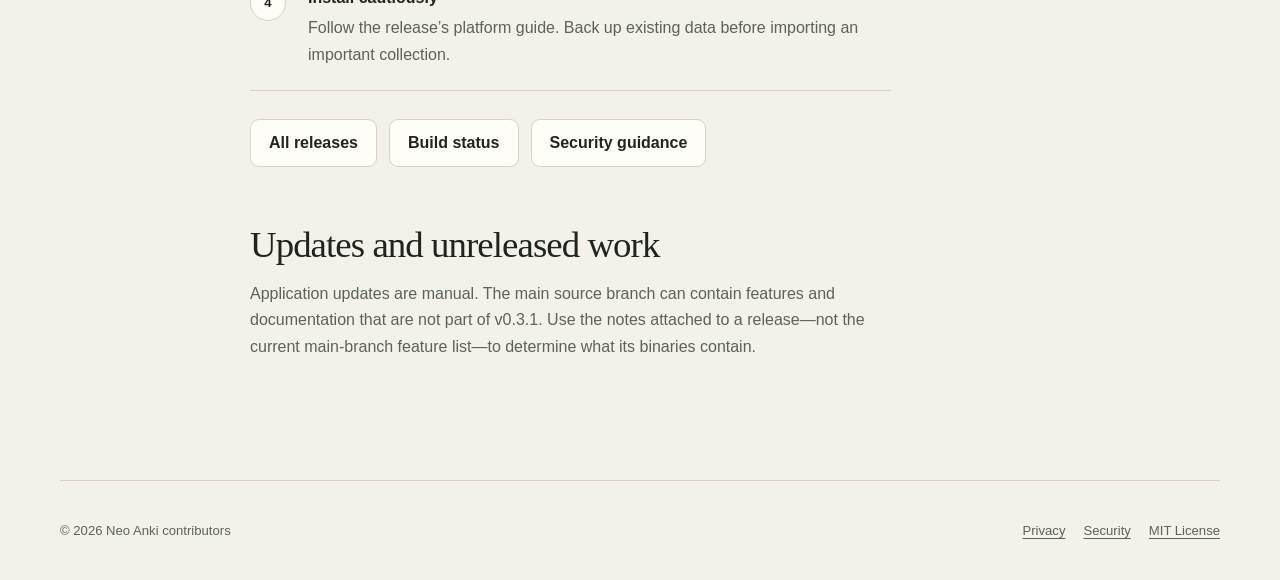
<file: releases.html>
<!doctype html>
<html lang="en">
  <head>
    <meta charset="UTF-8" />
    <meta name="viewport" content="width=device-width, initial-scale=1" />
    <meta name="description" content="Official Neo Anki desktop downloads, platform availability, and artifact verification guidance." />
    <meta name="theme-color" content="#f4f1ea" media="(prefers-color-scheme: light)" />
    <meta name="theme-color" content="#1b1f1c" media="(prefers-color-scheme: dark)" />
    <link rel="canonical" href="https://neoanki.github.io/releases.html" />
    <title>Download — Neo Anki</title>
    <link rel="stylesheet" href="/assets/styles.css" />
  </head>
  <body>
    <a class="skip-link" href="#main">Skip to content</a>
    <header class="site-header">
      <a class="brand" href="/" aria-label="Neo Anki home"><span aria-hidden="true">N</span>Neo Anki</a>
      <nav aria-label="Primary navigation">
        <a aria-current="page" href="/releases.html">Download</a>
        <a href="/docs.html">Docs</a>
        <a href="/extensions.html">Extensions</a>
        <a href="https://github.com/neoanki/neo-anki">GitHub</a>
      </nav>
    </header>

    <main id="main" class="document">
      <p class="eyebrow">Desktop preview</p>
      <h1>Download Neo Anki</h1>
      <p class="page-lede">Use only artifacts attached to the official <code>neoanki/neo-anki</code> GitHub release. Neo Anki is pre-1.0; keep a separate backup of important learning data.</p>

      <div class="release-summary">
        <div><span>Latest published release</span><strong>v0.3.1</strong><small>Published July 21, 2026</small></div>
        <a class="button primary" href="https://github.com/neoanki/neo-anki/releases/tag/v0.3.1">Open v0.3.1 on GitHub</a>
      </div>

      <h2>Published artifacts</h2>
      <div class="platform-grid">
        <article><strong>macOS</strong><span>Universal build</span><small>Apple silicon and Intel · DMG or ZIP</small></article>
        <article><strong>Windows</strong><span>x64 installer</span><small>64-bit Windows · EXE</small></article>
        <article><strong>Linux</strong><span>x64 AppImage</span><small>64-bit Linux · AppImage</small></article>
      </div>
      <p class="callout warning"><strong>Current signing status:</strong> the v0.3.1 macOS and Windows packages are unsigned, so the operating system will display a security warning. Read the installation guide attached to the release before continuing. Platform signing and notarization are optional future improvements, not release blockers; verify the published checksum and GitHub provenance before installing.</p>

      <h2>Verify before installation</h2>
      <ol class="steps">
        <li><span>1</span><div><strong>Download from the official release</strong><p>Choose the application artifact, its platform-specific <code>SHA256SUMS</code> file, and the included installation guide.</p></div></li>
        <li><span>2</span><div><strong>Compare the SHA-256 digest</strong><p>Use <code>shasum -a 256</code> on macOS, <code>Get-FileHash</code> on Windows, or <code>sha256sum</code> on Linux, then compare the result with the checksum file.</p></div></li>
        <li><span>3</span><div><strong>Verify GitHub provenance</strong><p>With the GitHub CLI installed, run <code>gh attestation verify &lt;artifact&gt; --repo neoanki/neo-anki</code>.</p></div></li>
        <li><span>4</span><div><strong>Install cautiously</strong><p>Follow the release’s platform guide. Back up existing data before importing an important collection.</p></div></li>
      </ol>

      <div class="actions">
        <a class="button secondary" href="https://github.com/neoanki/neo-anki/releases">All releases</a>
        <a class="button secondary" href="https://github.com/neoanki/neo-anki/actions">Build status</a>
        <a class="button secondary" href="/security.html">Security guidance</a>
      </div>

      <h2>Updates and unreleased work</h2>
      <p>Application updates are manual. The main source branch can contain features and documentation that are not part of v0.3.1. Use the notes attached to a release—not the current main-branch feature list—to determine what its binaries contain.</p>
    </main>

    <footer>
      <span>© 2026 Neo Anki contributors</span>
      <span><a href="/privacy.html">Privacy</a><a href="/security.html">Security</a><a href="https://github.com/neoanki/neo-anki/blob/main/LICENSE">MIT License</a></span>
    </footer>
  </body>
</html>
</file>
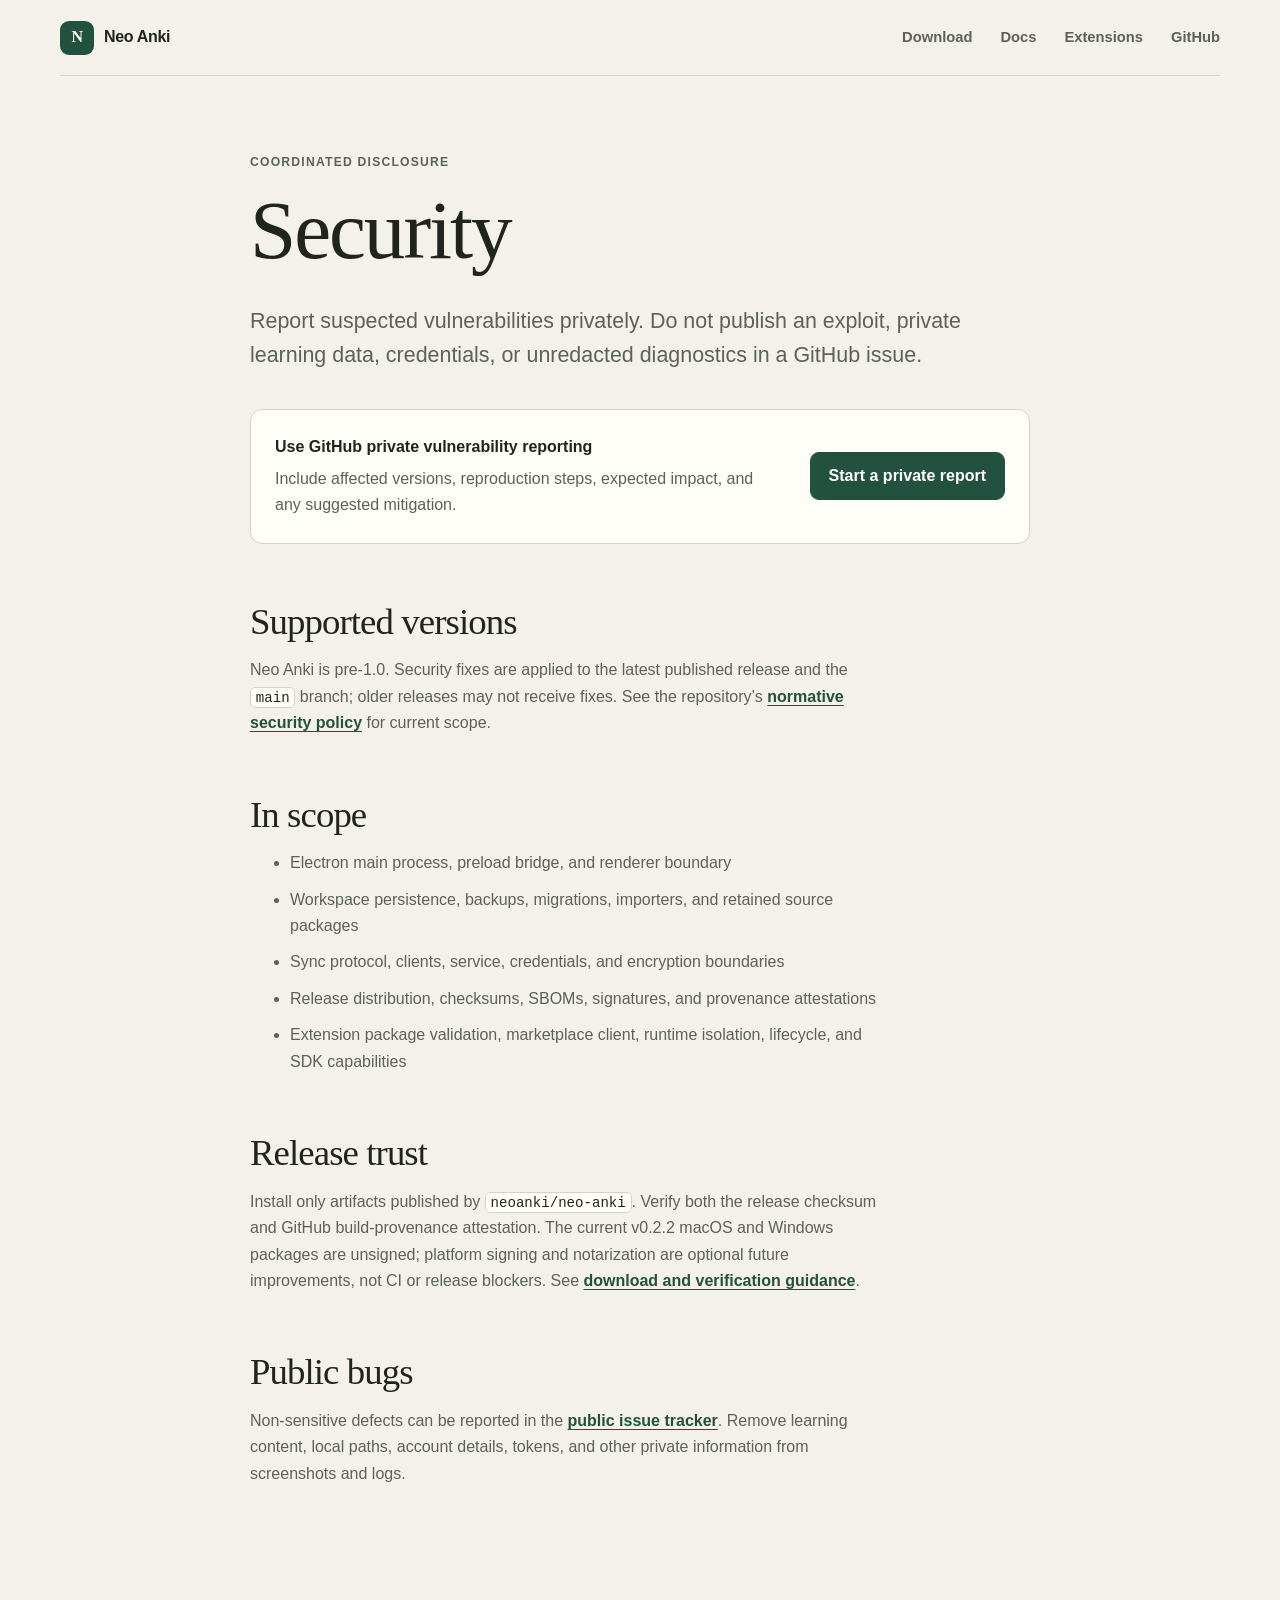
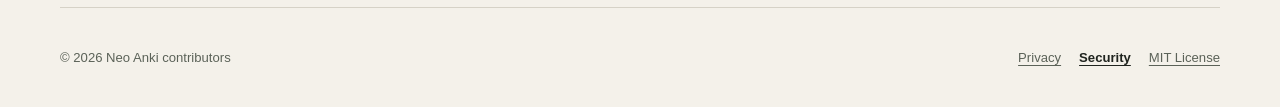
<file: security.html>
<!doctype html>
<html lang="en">
  <head>
    <meta charset="UTF-8" />
    <meta name="viewport" content="width=device-width, initial-scale=1" />
    <meta name="description" content="How to report a Neo Anki vulnerability and verify official release artifacts." />
    <meta name="theme-color" content="#f4f1ea" media="(prefers-color-scheme: light)" />
    <meta name="theme-color" content="#1b1f1c" media="(prefers-color-scheme: dark)" />
    <link rel="canonical" href="https://neoanki.github.io/security.html" />
    <title>Security — Neo Anki</title>
    <link rel="stylesheet" href="/assets/styles.css" />
  </head>
  <body>
    <a class="skip-link" href="#main">Skip to content</a>
    <header class="site-header">
      <a class="brand" href="/" aria-label="Neo Anki home"><span aria-hidden="true">N</span>Neo Anki</a>
      <nav aria-label="Primary navigation">
        <a href="/releases.html">Download</a>
        <a href="/docs.html">Docs</a>
        <a href="/extensions.html">Extensions</a>
        <a href="https://github.com/neoanki/neo-anki">GitHub</a>
      </nav>
    </header>

    <main id="main" class="document">
      <p class="eyebrow">Coordinated disclosure</p>
      <h1>Security</h1>
      <p class="page-lede">Report suspected vulnerabilities privately. Do not publish an exploit, private learning data, credentials, or unredacted diagnostics in a GitHub issue.</p>

      <div class="notice action-notice">
        <div><strong>Use GitHub private vulnerability reporting</strong><p>Include affected versions, reproduction steps, expected impact, and any suggested mitigation.</p></div>
        <a class="button primary" href="https://github.com/neoanki/neo-anki/security/advisories/new">Start a private report</a>
      </div>

      <h2>Supported versions</h2>
      <p>Neo Anki is pre-1.0. Security fixes are applied to the latest published release and the <code>main</code> branch; older releases may not receive fixes. See the repository’s <a href="https://github.com/neoanki/neo-anki/blob/main/SECURITY.md">normative security policy</a> for current scope.</p>

      <h2>In scope</h2>
      <ul>
        <li>Electron main process, preload bridge, and renderer boundary</li>
        <li>Workspace persistence, backups, migrations, importers, and retained source packages</li>
        <li>Sync protocol, clients, service, credentials, and encryption boundaries</li>
        <li>Release distribution, checksums, SBOMs, signatures, and provenance attestations</li>
        <li>Extension package validation, marketplace client, runtime isolation, lifecycle, and SDK capabilities</li>
      </ul>

      <h2>Release trust</h2>
      <p>Install only artifacts published by <code>neoanki/neo-anki</code>. Verify both the release checksum and GitHub build-provenance attestation. The current v0.2.2 macOS and Windows packages are unsigned; platform signing and notarization are optional future improvements, not CI or release blockers. See <a href="/releases.html">download and verification guidance</a>.</p>

      <h2>Public bugs</h2>
      <p>Non-sensitive defects can be reported in the <a href="https://github.com/neoanki/neo-anki/issues">public issue tracker</a>. Remove learning content, local paths, account details, tokens, and other private information from screenshots and logs.</p>
    </main>

    <footer>
      <span>© 2026 Neo Anki contributors</span>
      <span><a href="/privacy.html">Privacy</a><a aria-current="page" href="/security.html">Security</a><a href="https://github.com/neoanki/neo-anki/blob/main/LICENSE">MIT License</a></span>
    </footer>
  </body>
</html>
</file>
<file: assets/styles.css>
:root {
  color-scheme: light dark;
  --bg: #f4f1ea;
  --surface: #fffdf8;
  --surface-raised: #ffffff;
  --text: #20241f;
  --soft: #5b6258;
  --line: #d6d2c7;
  --accent: #39745f;
  --accent-strong: #23513f;
  --on-accent: #ffffff;
  --accent-soft: #dfece5;
  --warning: #8b5a19;
  --warning-soft: #f7ead4;
  --focus: #155eef;
  --shadow: 0 18px 50px rgb(45 52 46 / 8%);
  font-family: Inter, ui-sans-serif, -apple-system, BlinkMacSystemFont, "Segoe UI", sans-serif;
}

@media (prefers-color-scheme: dark) {
  :root {
    --bg: #1b1f1c;
    --surface: #242925;
    --surface-raised: #292f2a;
    --text: #f4f2eb;
    --soft: #b7bdb3;
    --line: #414840;
    --accent: #91c8b0;
    --accent-strong: #b8dfce;
    --on-accent: #15271f;
    --accent-soft: #293e34;
    --warning: #f0c27a;
    --warning-soft: #3d3122;
    --focus: #8eb6ff;
    --shadow: 0 18px 50px rgb(0 0 0 / 20%);
  }
}

* { box-sizing: border-box; }
html { scroll-behavior: smooth; }
body { min-height: 100vh; margin: 0; color: var(--text); background: var(--bg); font-size: 16px; line-height: 1.65; }
a { color: inherit; text-underline-offset: .2em; text-decoration-thickness: .08em; }
a:hover { text-decoration-thickness: .12em; }
a:focus-visible, .button:focus-visible { outline: 3px solid var(--focus); outline-offset: 4px; border-radius: 5px; }
code { padding: .12em .34em; border: 1px solid var(--line); border-radius: 5px; color: var(--text); background: var(--surface); font-family: "SFMono-Regular", Consolas, "Liberation Mono", monospace; font-size: .88em; overflow-wrap: anywhere; }

.skip-link { position: fixed; z-index: 100; top: 8px; left: 8px; padding: 10px 14px; color: var(--surface); background: var(--text); transform: translateY(-160%); transition: transform 160ms ease-out; }
.skip-link:focus { transform: none; }
.site-header { width: min(1160px, calc(100% - 48px)); min-height: 76px; display: flex; align-items: center; justify-content: space-between; gap: 28px; margin: 0 auto; border-bottom: 1px solid var(--line); }
.brand { min-height: 44px; display: inline-flex; align-items: center; gap: 10px; flex: 0 0 auto; font-weight: 750; text-decoration: none; letter-spacing: -.02em; }
.brand span { width: 34px; height: 34px; display: grid; place-items: center; border-radius: 9px; color: var(--on-accent); background: var(--accent-strong); font-family: Georgia, serif; }
nav { display: flex; align-items: center; gap: clamp(14px, 2.3vw, 28px); }
nav a { min-height: 44px; display: inline-flex; align-items: center; position: relative; color: var(--soft); font-size: .92rem; font-weight: 650; text-decoration: none; }
nav a::after { width: 100%; height: 2px; position: absolute; right: 0; bottom: 5px; left: 0; content: ""; background: var(--accent); transform: scaleX(0); transform-origin: right; transition: transform 180ms ease-out; }
nav a:hover, nav a[aria-current="page"] { color: var(--text); }
nav a:hover::after, nav a[aria-current="page"]::after { transform: scaleX(1); transform-origin: left; }

main { width: min(1160px, calc(100% - 48px)); margin: 0 auto; }
.hero { min-height: 660px; display: grid; grid-template-columns: minmax(0, 1.7fr) minmax(280px, .8fr); align-items: center; gap: clamp(48px, 8vw, 112px); padding: clamp(72px, 10vw, 132px) 0; }
.hero-copy { max-width: 830px; }
.eyebrow { margin: 0 0 14px; color: var(--accent-strong); font-size: .76rem; font-weight: 800; letter-spacing: .1em; text-transform: uppercase; }
h1, h2, h3 { margin: 0; font-family: Georgia, "Times New Roman", serif; line-height: 1.08; letter-spacing: -.025em; }
h1 { max-width: 880px; font-size: clamp(3.2rem, 6.8vw, 6.5rem); font-weight: 500; }
h2 { font-size: clamp(2.1rem, 4.2vw, 3.6rem); font-weight: 500; }
h3 { font-size: 1.34rem; font-weight: 600; }
.lede, .page-lede { max-width: 720px; margin: 28px 0 0; color: var(--soft); font-size: clamp(1.08rem, 1.9vw, 1.34rem); line-height: 1.6; }
.actions { display: flex; flex-wrap: wrap; gap: 12px; margin-top: 34px; }
.button { min-height: 48px; display: inline-flex; align-items: center; justify-content: center; padding: 10px 18px; border: 1px solid var(--line); border-radius: 9px; font-weight: 750; text-align: center; text-decoration: none; transition: border-color 180ms ease-out, background-color 180ms ease-out, color 180ms ease-out; }
.button.primary { color: var(--on-accent); border-color: var(--accent-strong); background: var(--accent-strong); }
.button.primary:hover { border-color: var(--accent); background: var(--accent); }
.button.secondary { background: var(--surface); }
.button.secondary:hover { border-color: var(--accent); background: var(--accent-soft); }
.release-card { padding: 28px; border: 1px solid var(--line); border-radius: 14px; background: var(--surface); box-shadow: var(--shadow); }
.release-card > strong { display: block; margin-top: 22px; font-family: Georgia, "Times New Roman", serif; font-size: 1.55rem; line-height: 1.2; }
.release-card p { margin: 14px 0 18px; color: var(--soft); }
.release-card a, .feature-grid article a { min-height: 44px; display: inline-flex; align-items: center; gap: 7px; color: var(--accent-strong); font-weight: 750; }
.status-label { display: inline-flex; align-items: center; gap: 8px; color: var(--warning); font-size: .75rem; font-weight: 800; letter-spacing: .07em; text-transform: uppercase; }
.status-label i { width: 8px; height: 8px; display: block; border-radius: 50%; background: currentColor; box-shadow: 0 0 0 4px var(--warning-soft); }
.status-label.neutral { color: var(--accent-strong); }
.status-label.neutral i { box-shadow: 0 0 0 4px var(--accent-soft); }

.feature-section { padding: 92px 0; border-top: 1px solid var(--line); }
.section-heading { max-width: 760px; margin-bottom: 48px; }
.section-heading > p:last-child { max-width: 62ch; margin-top: 20px; color: var(--soft); font-size: 1.05rem; }
.feature-grid { display: grid; grid-template-columns: repeat(3, minmax(0, 1fr)); border-top: 1px solid var(--line); border-left: 1px solid var(--line); }
.feature-grid article { min-height: 300px; padding: 28px; border-right: 1px solid var(--line); border-bottom: 1px solid var(--line); background: var(--surface); }
.feature-grid article > span { color: var(--soft); font-variant-numeric: tabular-nums; }
.feature-grid h3 { margin-top: 42px; }
.feature-grid p { max-width: 52ch; margin: 15px 0 0; color: var(--soft); }
.feature-grid article a { margin-top: 14px; font-size: .9rem; }
.compact-grid { grid-template-columns: repeat(2, minmax(0, 1fr)); margin-top: 24px; }
.compact-grid article { min-height: 255px; }

.limits { display: grid; grid-template-columns: minmax(240px, .8fr) minmax(0, 1.2fr); gap: clamp(50px, 9vw, 120px); padding: 92px 0; border-top: 1px solid var(--line); }
.limit-list p { margin: 0; padding: 22px 0; border-bottom: 1px solid var(--line); color: var(--soft); }
.limit-list p:first-child { padding-top: 0; }
.limit-list strong { display: block; margin-bottom: 4px; color: var(--text); }
.closing-cta { max-width: 880px; padding: 100px 0 112px; border-top: 1px solid var(--line); }
.closing-cta > p:not(.eyebrow) { max-width: 62ch; color: var(--soft); font-size: 1.1rem; }

.document { max-width: 780px; min-height: calc(100vh - 180px); padding: 76px 0 104px; }
.wide-document { max-width: 980px; }
.document h1 { font-size: clamp(3rem, 6.5vw, 5.4rem); }
.document h2 { margin-top: 58px; font-size: clamp(1.8rem, 3.5vw, 2.3rem); }
.document > p:not(.eyebrow, .page-lede, .callout, .checked-note), .document > ul, .document > ol { max-width: 72ch; }
.document p, .document li { color: var(--soft); }
.document li + li { margin-top: 10px; }
.document a:not(.button) { color: var(--accent-strong); font-weight: 650; }
.document .actions { margin-top: 28px; }
.notice, .release-summary, .marketplace-status, .status-panel { margin-top: 36px; padding: 24px; border: 1px solid var(--line); border-radius: 12px; background: var(--surface); }
.notice p { margin: 6px 0 0; }
.action-notice, .release-summary, .marketplace-status { display: flex; align-items: center; justify-content: space-between; gap: 28px; }
.action-notice .button, .release-summary .button, .marketplace-status .button { flex: 0 0 auto; }
.release-summary > div { display: grid; }
.release-summary span { color: var(--soft); font-size: .82rem; font-weight: 700; }
.release-summary strong { margin: 2px 0; font-family: Georgia, "Times New Roman", serif; font-size: 2rem; }
.release-summary small, .platform-grid small { color: var(--soft); }
.platform-grid { display: grid; grid-template-columns: repeat(3, minmax(0, 1fr)); gap: 12px; margin-top: 22px; }
.platform-grid article { min-height: 150px; display: flex; flex-direction: column; padding: 22px; border: 1px solid var(--line); border-radius: 10px; background: var(--surface); }
.platform-grid strong { font-family: Georgia, "Times New Roman", serif; font-size: 1.35rem; }
.platform-grid span { margin-top: auto; font-weight: 750; }
.callout { max-width: 100% !important; margin-top: 28px; padding: 18px 20px; border-left: 3px solid var(--accent); background: var(--accent-soft); }
.callout.warning { border-color: var(--warning); background: var(--warning-soft); }
.callout strong { color: var(--text); }
.steps { padding: 0; list-style: none; }
.steps li { display: grid; grid-template-columns: 42px minmax(0, 1fr); gap: 16px; padding: 22px 0; border-bottom: 1px solid var(--line); }
.steps li > span { width: 36px; height: 36px; display: grid; place-items: center; border: 1px solid var(--line); border-radius: 50%; color: var(--text); background: var(--surface); font-size: .82rem; font-weight: 800; }
.steps strong { color: var(--text); }
.steps p { margin: 4px 0 0; }
.status-panel { display: grid; grid-template-columns: minmax(210px, .7fr) minmax(0, 1.3fr); gap: 42px; }
.status-panel h2 { margin-top: 16px; }
.status-panel p:first-child { margin-top: 0; }
.status-panel p:last-child { margin-bottom: 0; }
.doc-grid { display: grid; grid-template-columns: repeat(2, minmax(0, 1fr)); gap: 12px; margin-top: 22px; }
.doc-grid > a { min-height: 154px; display: flex; flex-direction: column; justify-content: space-between; padding: 22px; border: 1px solid var(--line); border-radius: 10px; color: var(--text) !important; background: var(--surface); text-decoration: none; transition: border-color 180ms ease-out, background-color 180ms ease-out; }
.doc-grid > a:hover { border-color: var(--accent); background: var(--accent-soft); }
.doc-grid strong { font-family: Georgia, "Times New Roman", serif; font-size: 1.25rem; }
.doc-grid span { margin-top: 20px; color: var(--soft); font-size: .92rem; font-weight: 400; }
.marketplace-status > div { max-width: 560px; }
.marketplace-status strong { display: block; margin-top: 18px; font-family: Georgia, "Times New Roman", serif; font-size: 1.55rem; }
.marketplace-status p { margin: 8px 0 0; }
.checked-note { margin: 10px 0 0; font-size: .82rem; }
.comparison { display: grid; grid-template-columns: repeat(2, minmax(0, 1fr)); gap: 12px; margin-top: 22px; }
.comparison article { padding: 26px; border: 1px solid var(--line); border-radius: 10px; background: var(--surface); }
.comparison article > span { color: var(--accent-strong); font-size: .74rem; font-weight: 800; letter-spacing: .07em; text-transform: uppercase; }
.comparison h3 { margin-top: 14px; }
.comparison p { margin-bottom: 0; }
.not-found { display: flex; flex-direction: column; justify-content: center; }

footer { width: min(1160px, calc(100% - 48px)); min-height: 100px; display: flex; align-items: center; justify-content: space-between; gap: 24px; margin: 0 auto; border-top: 1px solid var(--line); color: var(--soft); font-size: .82rem; }
footer > span:last-child { display: flex; flex-wrap: wrap; gap: 18px; }
footer a[aria-current="page"] { color: var(--text); font-weight: 700; }

@media (prefers-reduced-motion: reduce) {
  html { scroll-behavior: auto; }
  *, *::before, *::after { scroll-behavior: auto !important; transition-duration: .01ms !important; }
}

@media (max-width: 900px) {
  .hero { min-height: 0; grid-template-columns: 1fr; gap: 44px; }
  .release-card { max-width: 600px; }
  .feature-grid { grid-template-columns: repeat(2, minmax(0, 1fr)); }
  .feature-grid article { min-height: 270px; }
  .limits { grid-template-columns: 1fr; gap: 42px; }
}

@media (max-width: 680px) {
  .site-header { width: min(100% - 32px, 1160px); align-items: flex-start; flex-direction: column; gap: 8px; padding: 14px 0 12px; }
  nav { width: 100%; gap: 4px 18px; flex-wrap: wrap; }
  nav a { min-height: 40px; }
  main, footer { width: min(100% - 32px, 1160px); }
  .hero { padding: 64px 0 74px; }
  h1 { font-size: clamp(2.75rem, 14vw, 4.2rem); }
  .feature-section, .limits { padding: 72px 0; }
  .feature-grid, .compact-grid, .platform-grid, .doc-grid, .comparison, .status-panel { grid-template-columns: 1fr; }
  .feature-grid article, .compact-grid article { min-height: 0; }
  .feature-grid h3 { margin-top: 32px; }
  .document { padding: 60px 0 82px; }
  .document h2 { margin-top: 48px; }
  .action-notice, .release-summary, .marketplace-status { align-items: flex-start; flex-direction: column; }
  .action-notice .button, .release-summary .button, .marketplace-status .button { width: 100%; }
  .status-panel { gap: 22px; }
  footer { align-items: flex-start; flex-direction: column; padding: 28px 0; }
}
</file>
